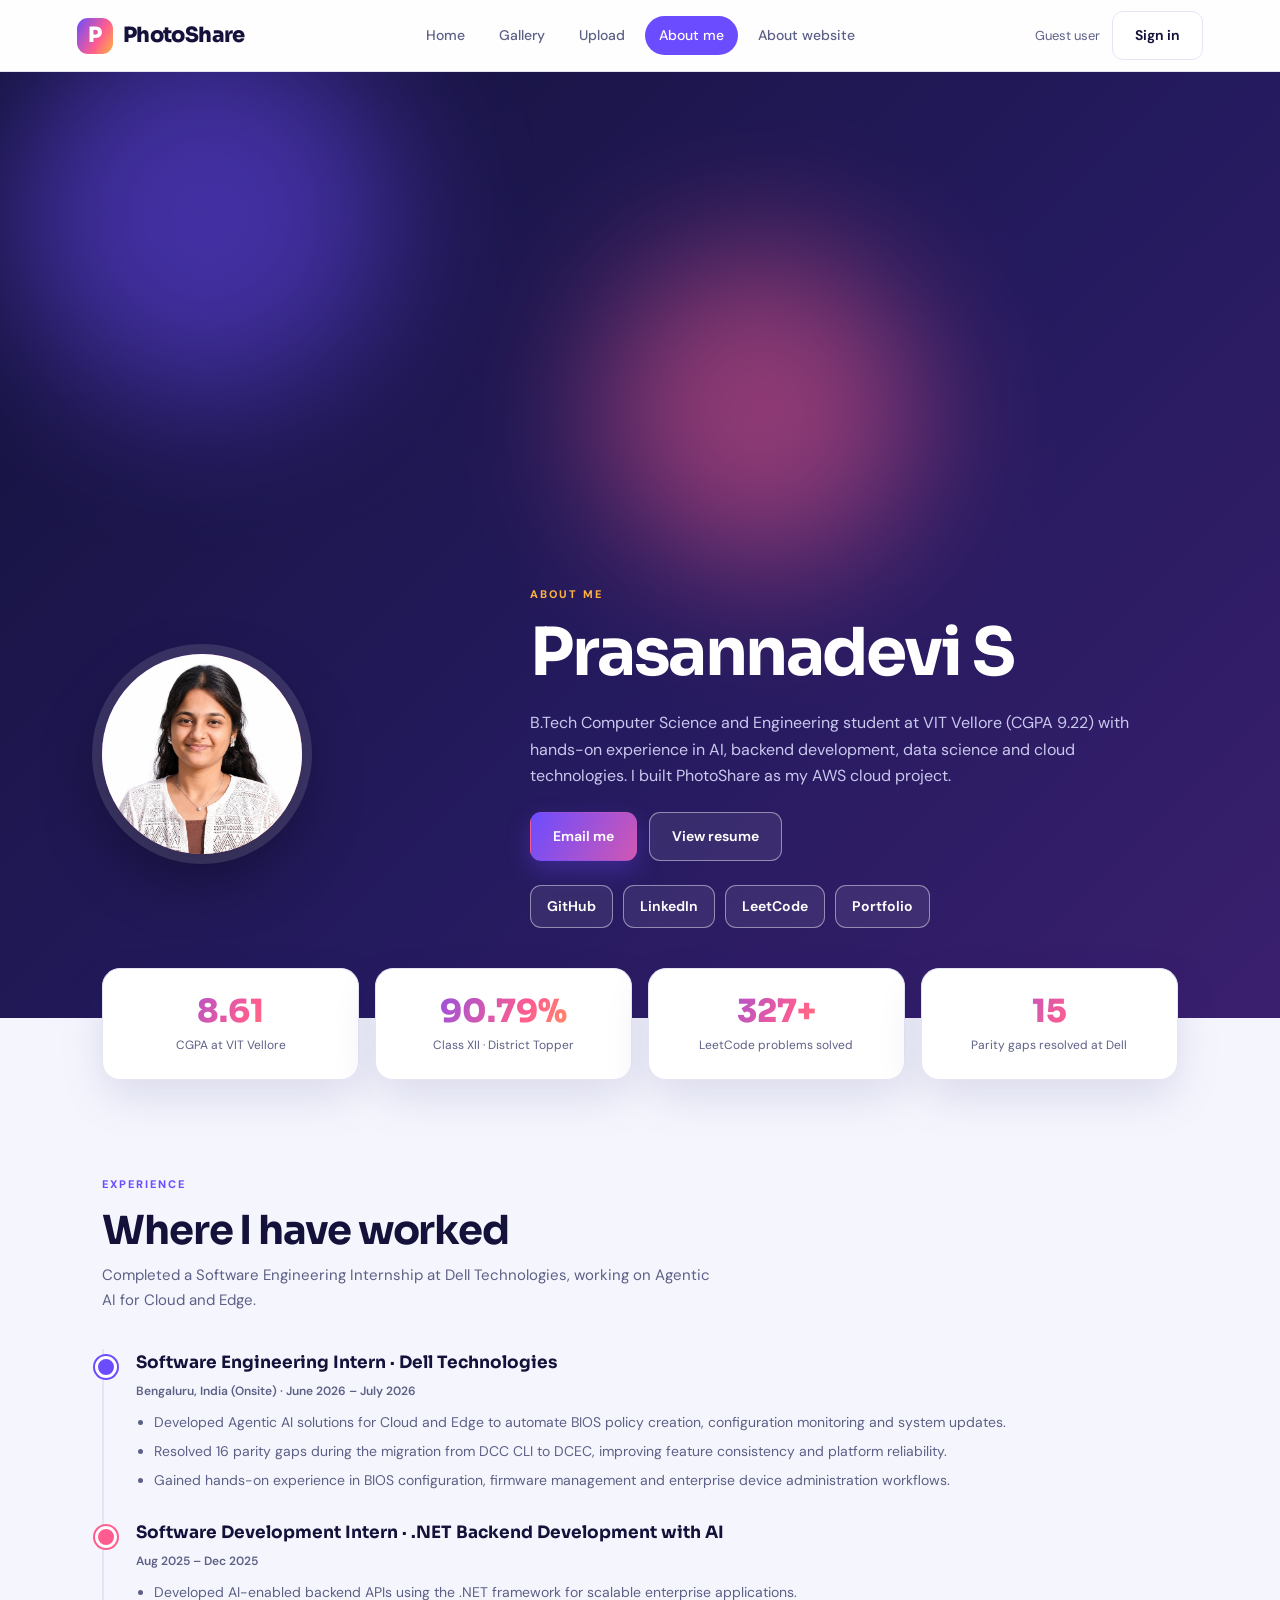
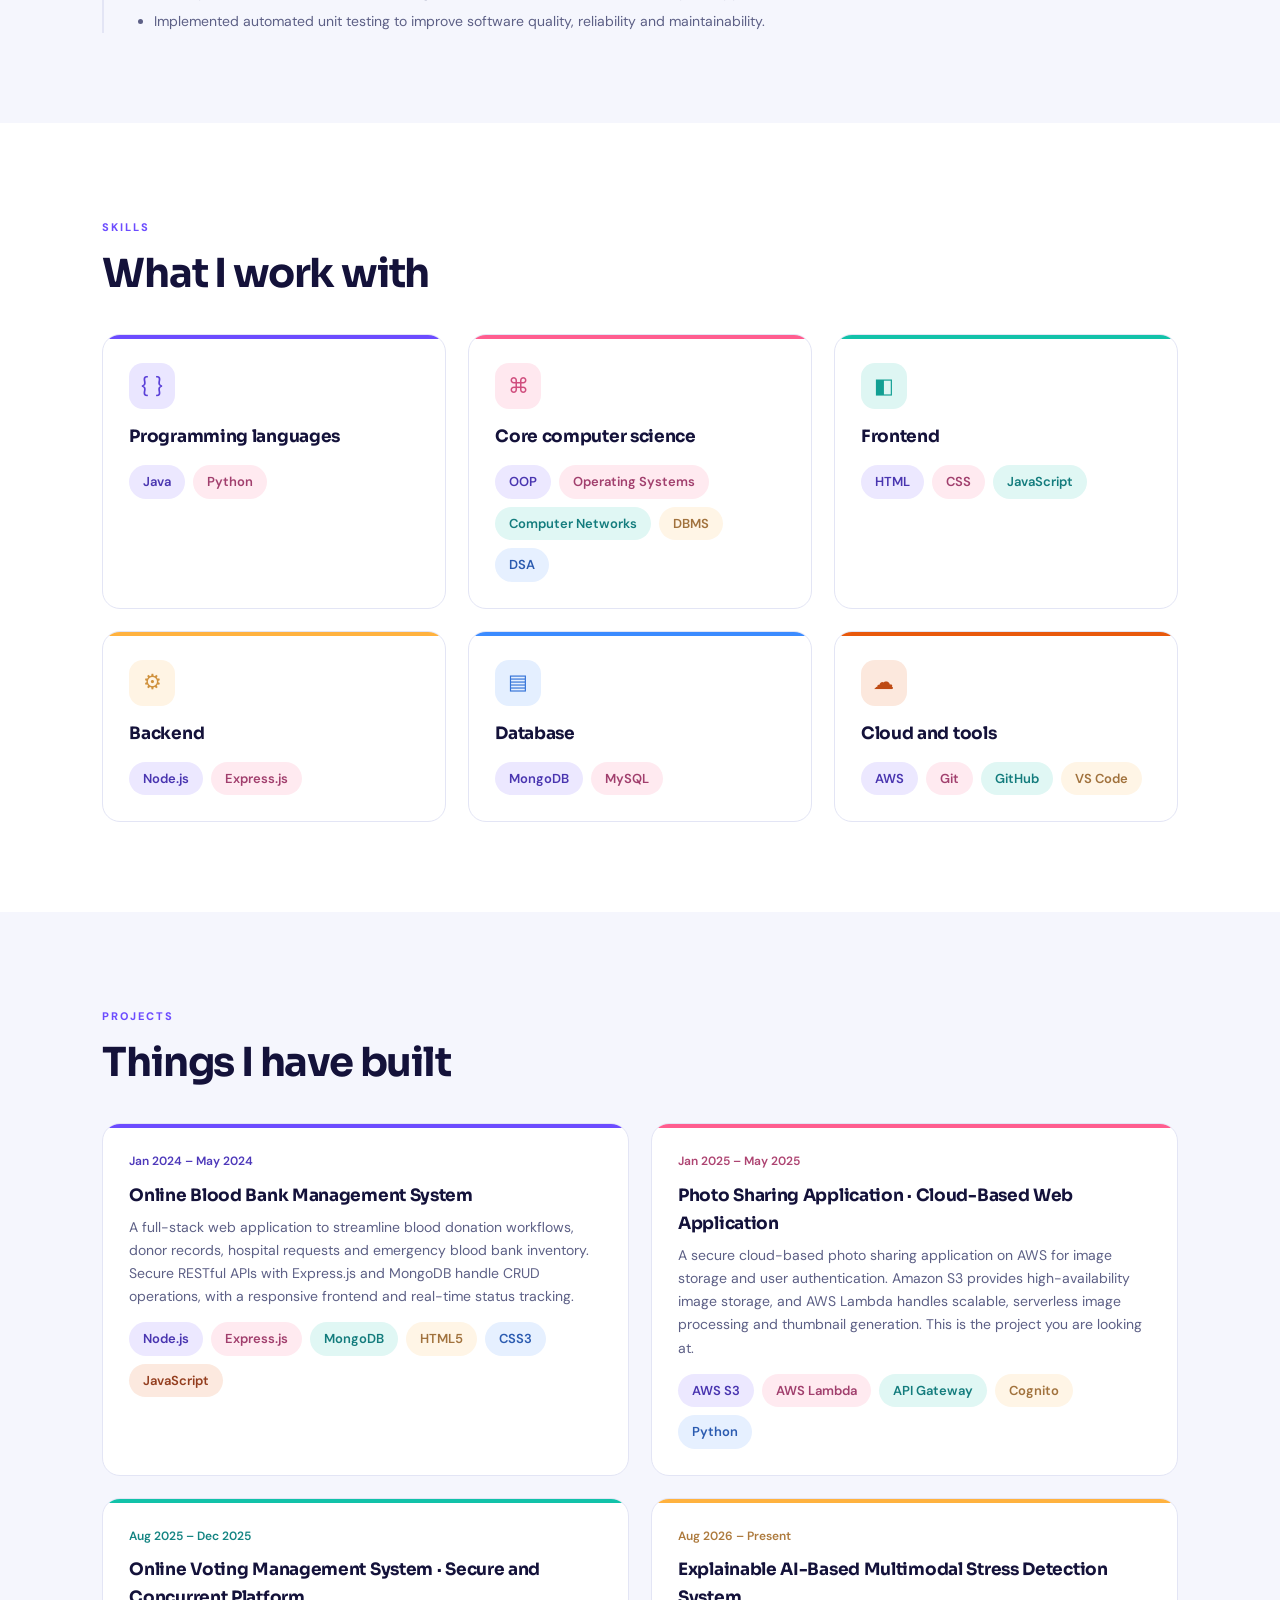
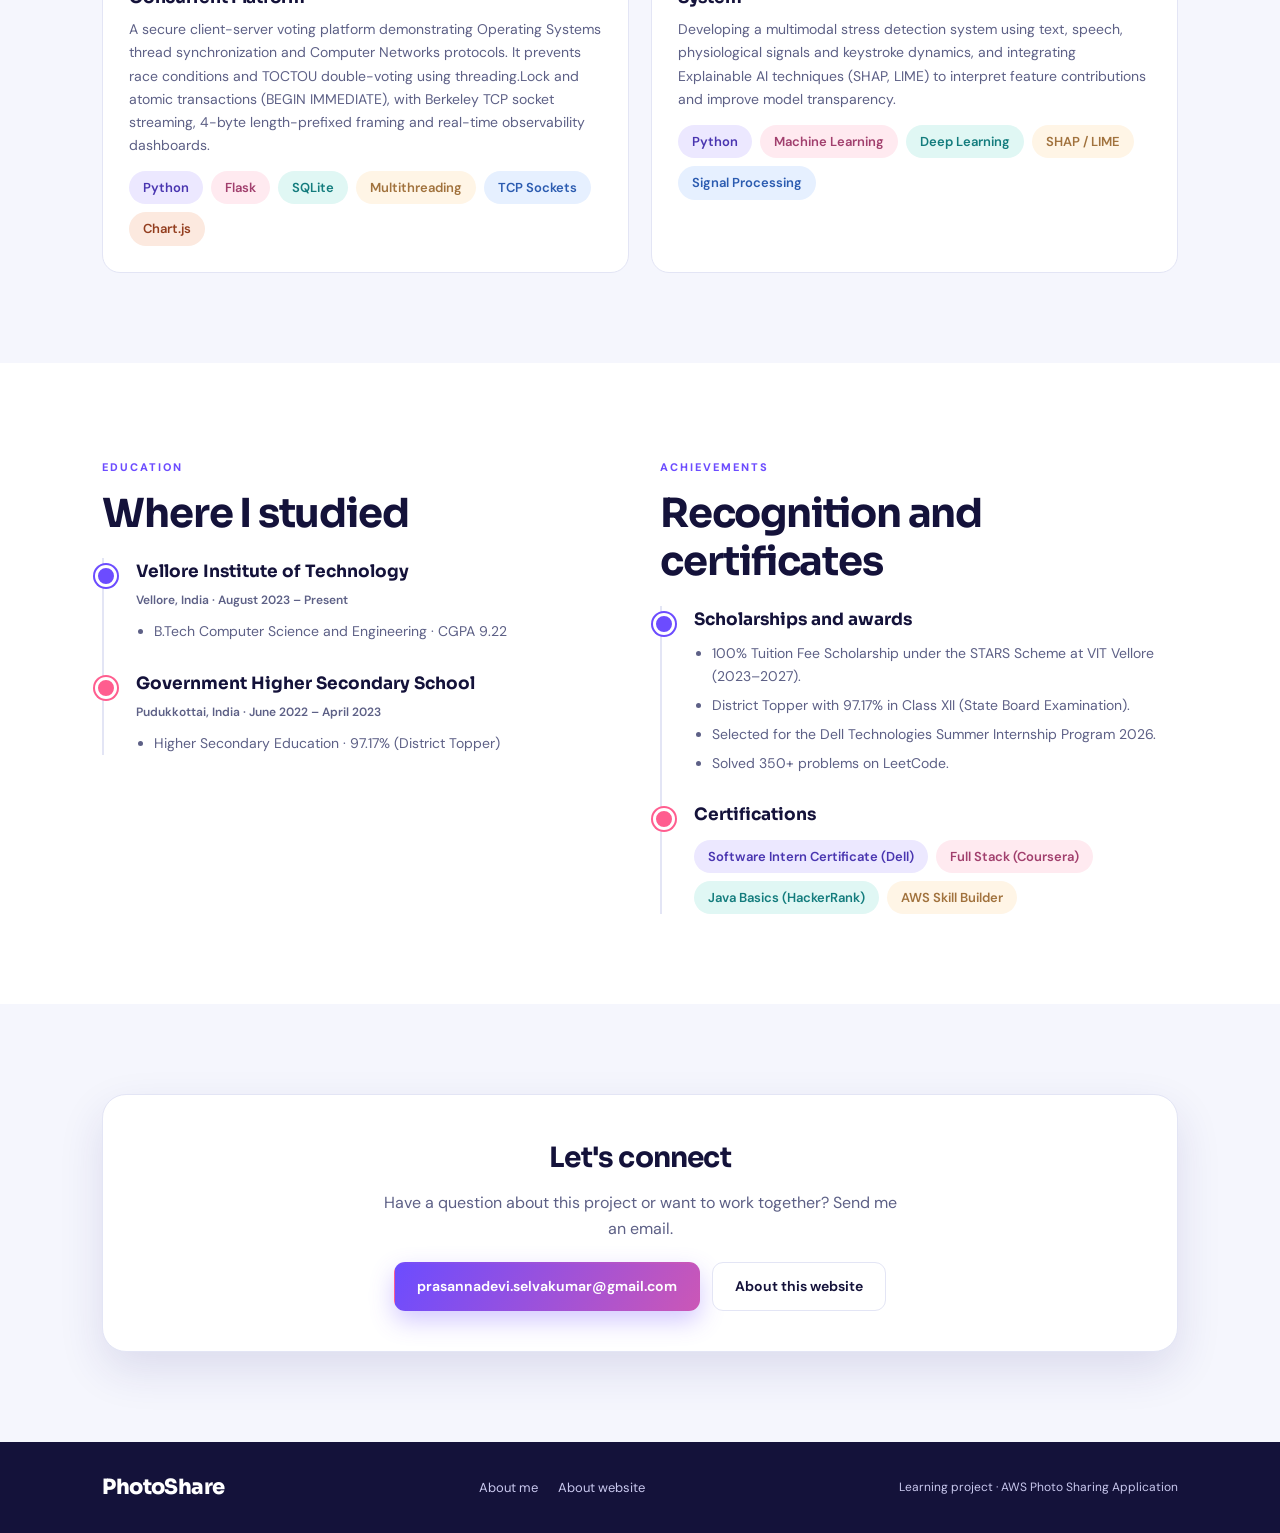
<file: about-me.html>
<!DOCTYPE html>
<html lang="en">
<head>
  <meta charset="UTF-8">
  <meta name="viewport" content="width=device-width, initial-scale=1.0">
  <title>About me | PhotoShare</title>
  <link rel="preconnect" href="https://fonts.googleapis.com">
  <link rel="preconnect" href="https://fonts.gstatic.com" crossorigin>
  <link href="https://fonts.googleapis.com/css2?family=DM+Sans:wght@400;500;600;700&family=Sora:wght@600;700;800&display=swap" rel="stylesheet">
  <link rel="stylesheet" href="style.css">
  <script>document.documentElement.classList.add("js");</script>
</head>
<body>
  <header class="topbar">
    <a class="brand" href="index.html#home">
      <span class="brand-icon">P</span> PhotoShare
    </a>
    <nav id="mainNav">
      <a href="index.html#home">Home</a>
      <a href="index.html#gallery">Gallery</a>
      <a href="index.html#upload">Upload</a>
      <a href="about-me.html">About me</a>
      <a href="about-website.html">About website</a>
      <a href="admin.html" id="adminLink" class="hidden">Admin</a>
    </nav>
    <div class="account">
      <span id="userLabel">Guest user</span>
      <button id="loginOpen" class="btn btn-light">Sign in</button>
      <button id="logoutBtn" class="btn btn-light hidden">Sign out</button>
    </div>
    <button class="menu-toggle" id="menuToggle" aria-label="Toggle menu" aria-expanded="false" aria-controls="mainNav">
      <span></span><span></span><span></span>
    </button>
  </header>

  <main>
    <section class="page-hero">
      <div class="blob b1"></div><div class="blob b2"></div>
      <div class="avatar">
        <span>PS</span>
        <img src="Prasanna_Devi.jpeg" alt="Portrait of Prasannadevi S" onerror="this.remove()">
      </div>
      <div class="intro">
        <span class="eyebrow">ABOUT ME</span>
        <h1>Prasannadevi S</h1>
        <p class="lead">B.Tech Computer Science and Engineering student at VIT Vellore (CGPA 9.22)
          with hands-on experience in AI, backend development, data science and cloud
          technologies. I built PhotoShare as my AWS cloud project.</p>
        <div class="hero-actions">
          <a href="mailto:prasannadevi.selvakumar@gmail.com" class="btn btn-primary">Email me</a>
          <a href="https://drive.google.com/file/d/1bGVpnDCysc-osPadfMl0ZBc3N4VnRumS/view?usp=sharing" class="btn btn-outline" target="_blank" rel="noopener">View resume</a>
        </div>
        <div class="social">
          <!-- Replace each # with your real profile link -->
          <a href="#" class="btn btn-outline">GitHub</a>
          <a href="#" class="btn btn-outline">LinkedIn</a>
          <a href="#" class="btn btn-outline">LeetCode</a>
          <a href="#" class="btn btn-outline">Portfolio</a>
        </div>
      </div>
    </section>

    <section class="facts">
      <div class="fact reveal"><strong data-count="9.22" data-decimals="2">9.22</strong><span>CGPA at VIT Vellore</span></div>
      <div class="fact reveal" style="--d:100ms"><strong data-count="97.17" data-decimals="2" data-suffix="%">97.17%</strong><span>Class XII · District Topper</span></div>
      <div class="fact reveal" style="--d:200ms"><strong data-count="350" data-suffix="+">350+</strong><span>LeetCode problems solved</span></div>
      <div class="fact reveal" style="--d:300ms"><strong data-count="16">16</strong><span>Parity gaps resolved at Dell</span></div>
    </section>

    <section class="section">
      <div class="section-heading reveal">
        <span class="eyebrow">EXPERIENCE</span>
        <h2>Where I have worked</h2>
        <p>Completed a Software Engineering Internship at Dell Technologies, working on Agentic AI for Cloud and Edge.</p>
      </div>
      <div class="timeline">
        <article class="t-item reveal">
          <h3>Software Engineering Intern · Dell Technologies</h3>
          <span class="meta">Bengaluru, India (Onsite) · June 2026 – July 2026</span>
          <ul>
            <li>Developed Agentic AI solutions for Cloud and Edge to automate BIOS policy creation, configuration monitoring and system updates.</li>
            <li>Resolved 16 parity gaps during the migration from DCC CLI to DCEC, improving feature consistency and platform reliability.</li>
            <li>Gained hands-on experience in BIOS configuration, firmware management and enterprise device administration workflows.</li>
          </ul>
        </article>
        <article class="t-item reveal">
          <h3>Software Development Intern · .NET Backend Development with AI</h3>
          <span class="meta">Aug 2025 – Dec 2025</span>
          <ul>
            <li>Developed AI-enabled backend APIs using the .NET framework for scalable enterprise applications.</li>
            <li>Implemented automated unit testing to improve software quality, reliability and maintainability.</li>
          </ul>
        </article>
      </div>
    </section>

    <section class="section alt">
      <div class="section-heading reveal">
        <span class="eyebrow">SKILLS</span>
        <h2>What I work with</h2>
      </div>
      <div class="cards">
        <div class="card reveal"><i class="ico">{ }</i><h3>Programming languages</h3>
          <div class="chips"><span class="chip">Java</span><span class="chip">Python</span></div></div>
        <div class="card reveal" style="--d:80ms"><i class="ico">⌘</i><h3>Core computer science</h3>
          <div class="chips"><span class="chip">OOP</span><span class="chip">Operating Systems</span><span class="chip">Computer Networks</span><span class="chip">DBMS</span><span class="chip">DSA</span></div></div>
        <div class="card reveal" style="--d:160ms"><i class="ico">◧</i><h3>Frontend</h3>
          <div class="chips"><span class="chip">HTML</span><span class="chip">CSS</span><span class="chip">JavaScript</span></div></div>
        <div class="card reveal"><i class="ico">⚙</i><h3>Backend</h3>
          <div class="chips"><span class="chip">Node.js</span><span class="chip">Express.js</span></div></div>
        <div class="card reveal" style="--d:80ms"><i class="ico">▤</i><h3>Database</h3>
          <div class="chips"><span class="chip">MongoDB</span><span class="chip">MySQL</span></div></div>
        <div class="card reveal" style="--d:160ms"><i class="ico">☁</i><h3>Cloud and tools</h3>
          <div class="chips"><span class="chip">AWS</span><span class="chip">Git</span><span class="chip">GitHub</span><span class="chip">VS Code</span></div></div>
      </div>
    </section>

    <section class="section">
      <div class="section-heading reveal">
        <span class="eyebrow">PROJECTS</span>
        <h2>Things I have built</h2>
      </div>
      <div class="cards two">
        <article class="card reveal">
          <span class="meta">Jan 2024 – May 2024</span>
          <h3>Online Blood Bank Management System</h3>
          <p>A full-stack web application to streamline blood donation workflows, donor records, hospital requests and emergency blood bank inventory. Secure RESTful APIs with Express.js and MongoDB handle CRUD operations, with a responsive frontend and real-time status tracking.</p>
          <div class="chips"><span class="chip">Node.js</span><span class="chip">Express.js</span><span class="chip">MongoDB</span><span class="chip">HTML5</span><span class="chip">CSS3</span><span class="chip">JavaScript</span></div>
        </article>
        <article class="card reveal" style="--d:100ms">
          <span class="meta">Jan 2025 – May 2025</span>
          <h3>Photo Sharing Application · Cloud-Based Web Application</h3>
          <p>A secure cloud-based photo sharing application on AWS for image storage and user authentication. Amazon S3 provides high-availability image storage, and AWS Lambda handles scalable, serverless image processing and thumbnail generation. This is the project you are looking at.</p>
          <div class="chips"><span class="chip">AWS S3</span><span class="chip">AWS Lambda</span><span class="chip">API Gateway</span><span class="chip">Cognito</span><span class="chip">Python</span></div>
        </article>
        <article class="card reveal">
          <span class="meta">Aug 2025 – Dec 2025</span>
          <h3>Online Voting Management System · Secure and Concurrent Platform</h3>
          <p>A secure client-server voting platform demonstrating Operating Systems thread synchronization and Computer Networks protocols. It prevents race conditions and TOCTOU double-voting using threading.Lock and atomic transactions (BEGIN IMMEDIATE), with Berkeley TCP socket streaming, 4-byte length-prefixed framing and real-time observability dashboards.</p>
          <div class="chips"><span class="chip">Python</span><span class="chip">Flask</span><span class="chip">SQLite</span><span class="chip">Multithreading</span><span class="chip">TCP Sockets</span><span class="chip">Chart.js</span></div>
        </article>
        <article class="card reveal" style="--d:100ms">
          <span class="meta">Aug 2026 – Present</span>
          <h3>Explainable AI-Based Multimodal Stress Detection System</h3>
          <p>Developing a multimodal stress detection system using text, speech, physiological signals and keystroke dynamics, and integrating Explainable AI techniques (SHAP, LIME) to interpret feature contributions and improve model transparency.</p>
          <div class="chips"><span class="chip">Python</span><span class="chip">Machine Learning</span><span class="chip">Deep Learning</span><span class="chip">SHAP / LIME</span><span class="chip">Signal Processing</span></div>
        </article>
      </div>
    </section>

    <section class="section alt">
      <div class="two-col">
        <div>
          <div class="section-heading reveal" style="margin-bottom:0">
            <span class="eyebrow">EDUCATION</span>
            <h2 class="sub-title">Where I studied</h2>
          </div>
          <div class="timeline">
            <article class="t-item reveal">
              <h3>Vellore Institute of Technology</h3>
              <span class="meta">Vellore, India · August 2023 – Present</span>
              <ul><li>B.Tech Computer Science and Engineering · CGPA 9.22</li></ul>
            </article>
            <article class="t-item reveal">
              <h3>Government Higher Secondary School</h3>
              <span class="meta">Pudukkottai, India · June 2022 – April 2023</span>
              <ul><li>Higher Secondary Education · 97.17% (District Topper)</li></ul>
            </article>
          </div>
        </div>
        <div>
          <div class="section-heading reveal" style="margin-bottom:0">
            <span class="eyebrow">ACHIEVEMENTS</span>
            <h2 class="sub-title">Recognition and certificates</h2>
          </div>
          <div class="timeline">
            <article class="t-item reveal">
              <h3>Scholarships and awards</h3>
              <ul>
                <li>100% Tuition Fee Scholarship under the STARS Scheme at VIT Vellore (2023–2027).</li>
                <li>District Topper with 97.17% in Class XII (State Board Examination).</li>
                <li>Selected for the Dell Technologies Summer Internship Program 2026.</li>
                <li>Solved 350+ problems on LeetCode.</li>
              </ul>
            </article>
            <article class="t-item reveal">
              <h3>Certifications</h3>
              <div class="chips" style="margin-top:10px">
                <span class="chip">Software Intern Certificate (Dell)</span>
                <span class="chip">Full Stack (Coursera)</span>
                <span class="chip">Java Basics (HackerRank)</span>
                <span class="chip">AWS Skill Builder</span>
              </div>
            </article>
          </div>
        </div>
      </div>
    </section>

    <section class="section">
      <div class="cta-band reveal" style="margin:0">
        <h2>Let's connect</h2>
        <p>Have a question about this project or want to work together? Send me an email.</p>
        <div class="hero-actions">
          <a href="mailto:prasannadevi.selvakumar@gmail.com" class="btn btn-primary">prasannadevi.selvakumar@gmail.com</a>
          <a href="about-website.html" class="btn btn-light">About this website</a>
        </div>
      </div>
    </section>
  </main>

  <footer>
    <a class="brand" href="index.html#home">PhotoShare</a>
    <div class="foot-links">
      <a href="about-me.html">About me</a>
      <a href="about-website.html">About website</a>
    </div>
    <span>Learning project · AWS Photo Sharing Application</span>
  </footer>

  <div id="toast" class="toast" role="status" aria-live="polite"></div>
  <script src="app.js"></script>
</body>
</html>
</file>
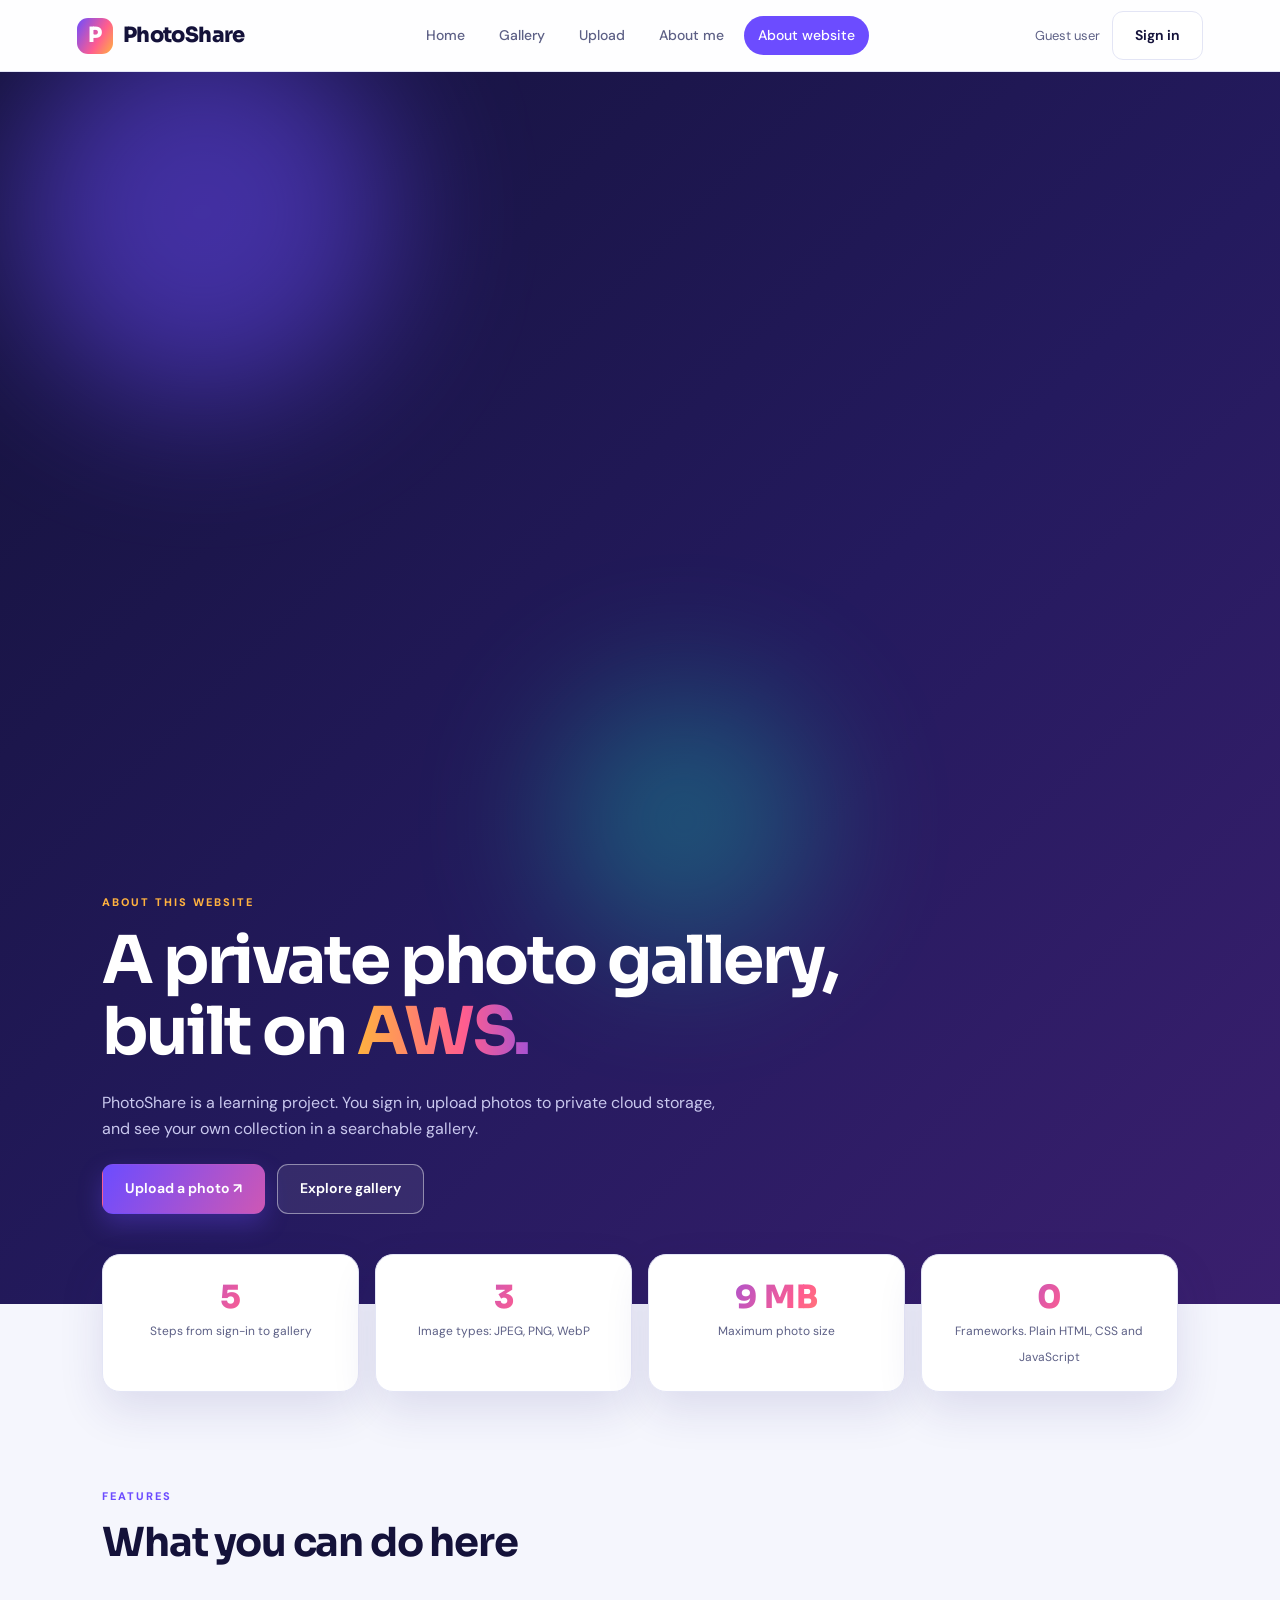
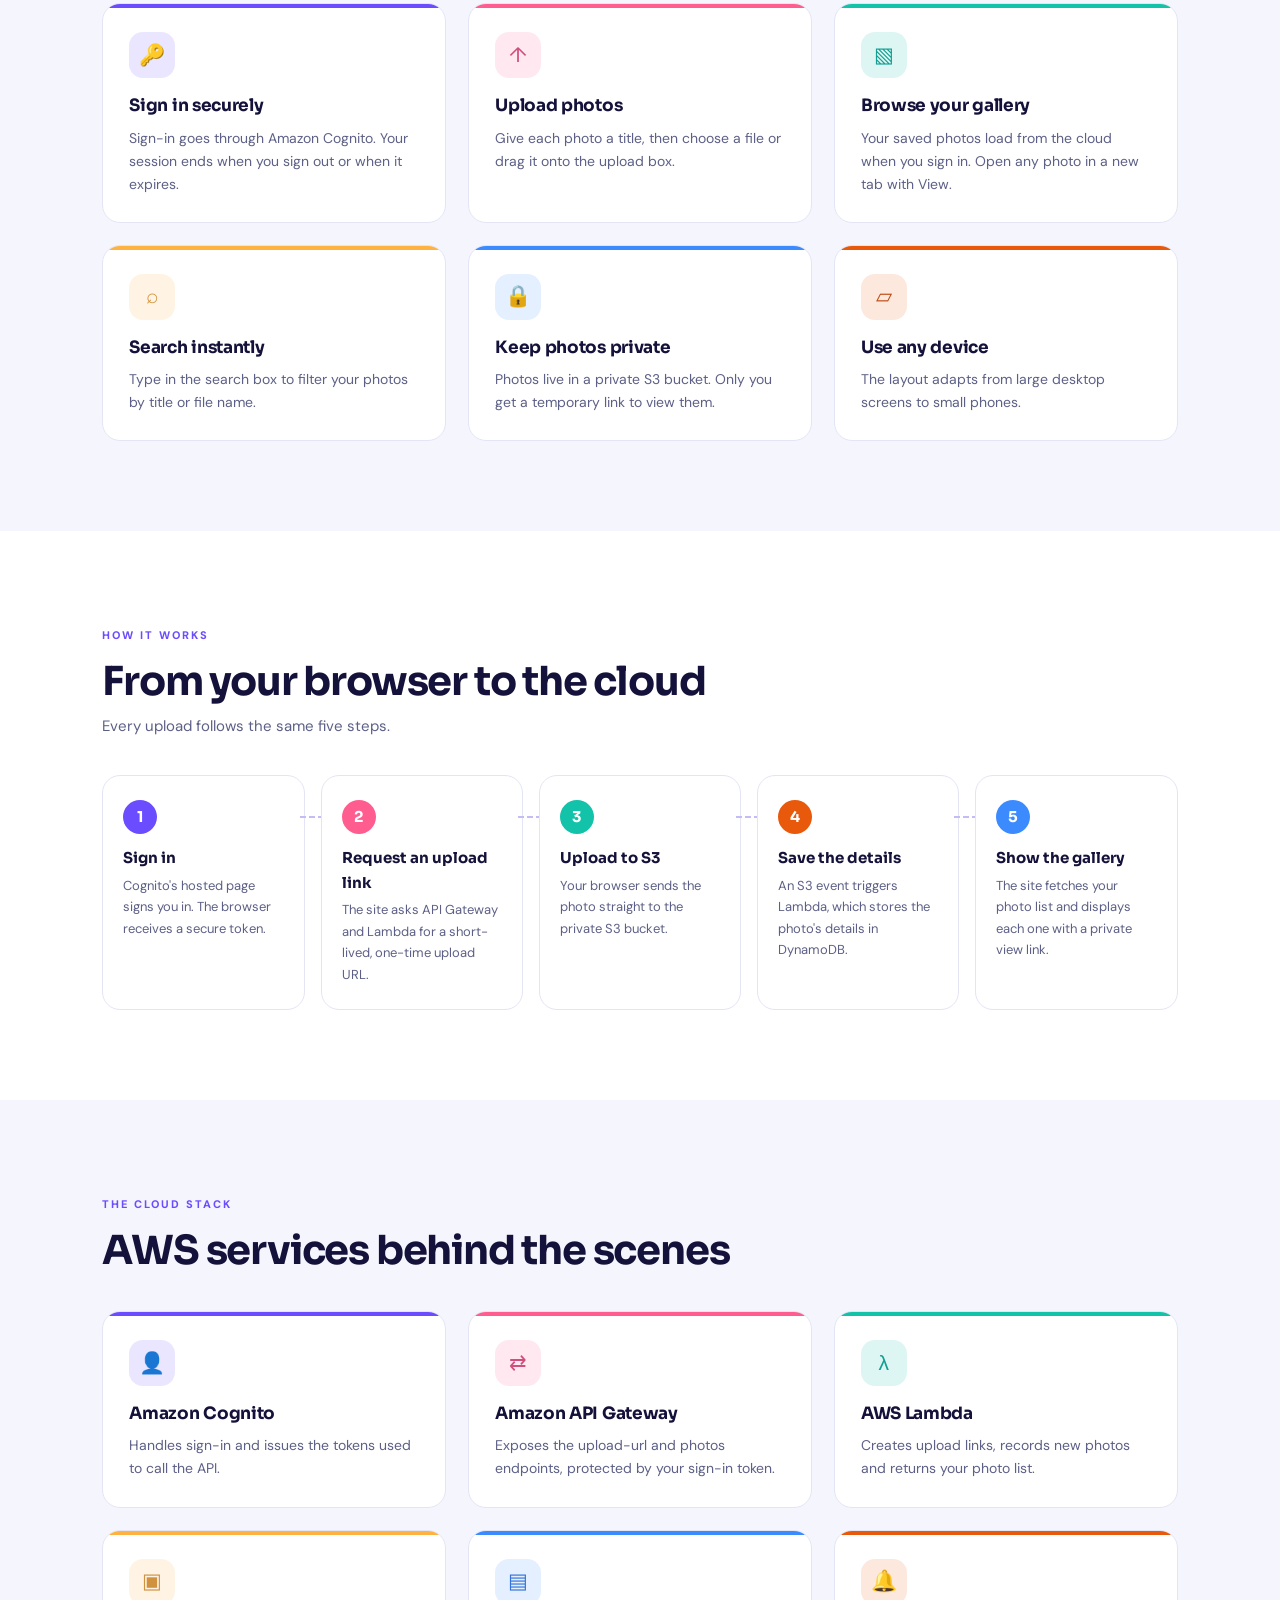
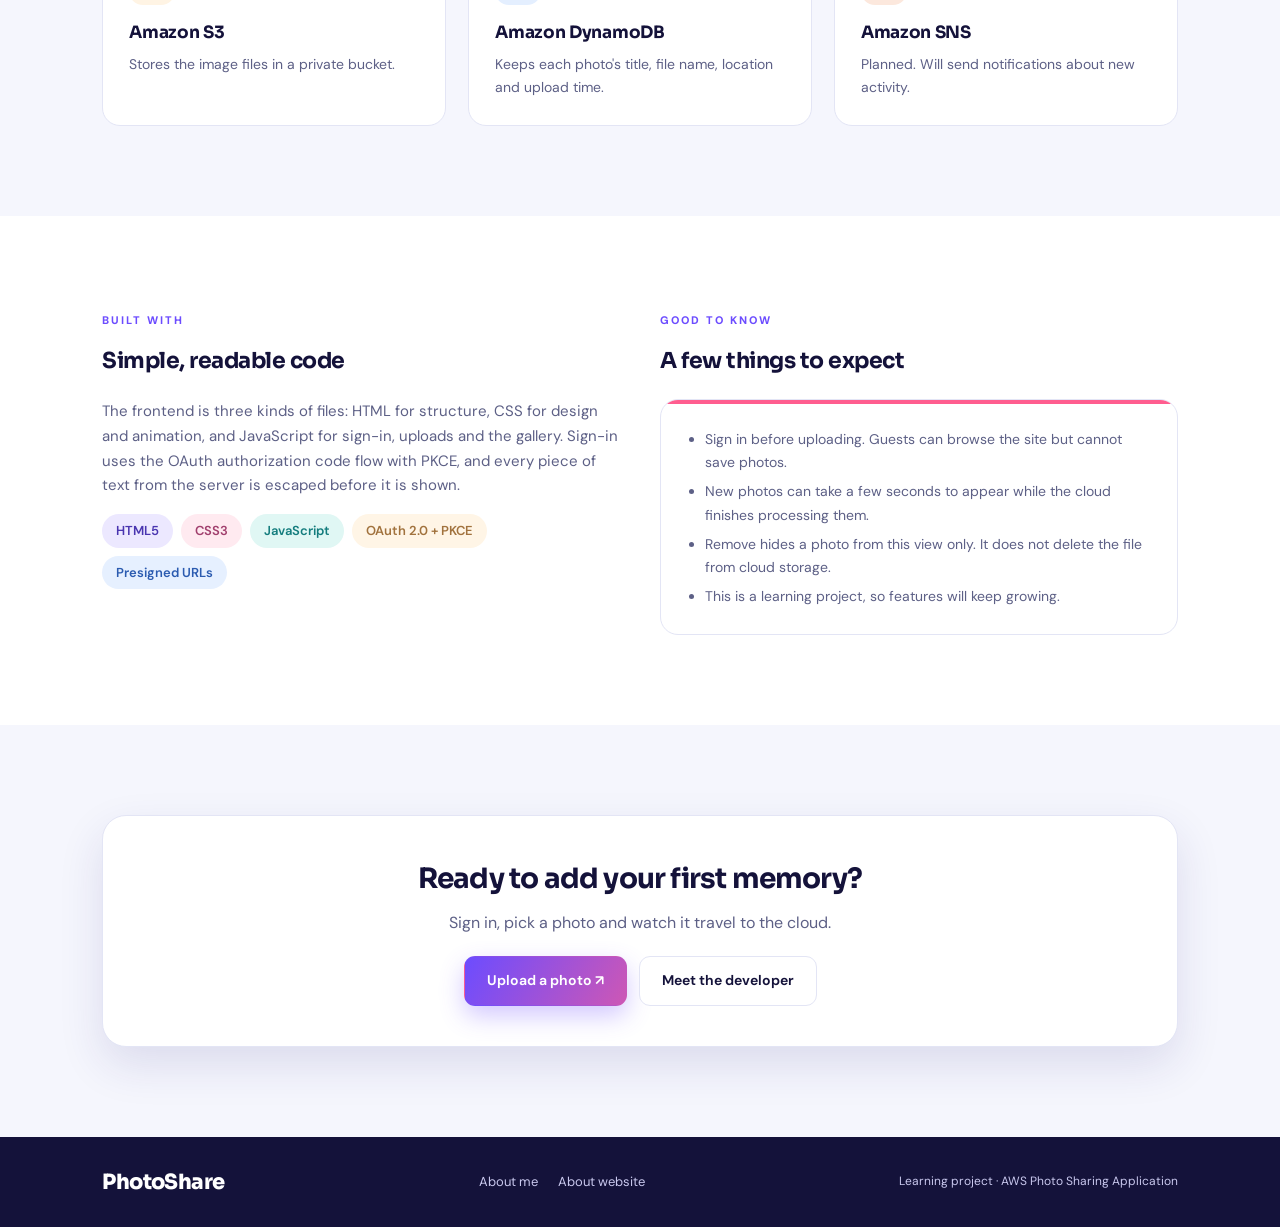
<file: about-website.html>
<!DOCTYPE html>
<html lang="en">
<head>
  <meta charset="UTF-8">
  <meta name="viewport" content="width=device-width, initial-scale=1.0">
  <title>About this website | PhotoShare</title>
  <link rel="preconnect" href="https://fonts.googleapis.com">
  <link rel="preconnect" href="https://fonts.gstatic.com" crossorigin>
  <link href="https://fonts.googleapis.com/css2?family=DM+Sans:wght@400;500;600;700&family=Sora:wght@600;700;800&display=swap" rel="stylesheet">
  <link rel="stylesheet" href="style.css">
  <script>document.documentElement.classList.add("js");</script>
</head>
<body>
  <header class="topbar">
    <a class="brand" href="index.html#home">
      <span class="brand-icon">P</span> PhotoShare
    </a>
    <nav id="mainNav">
      <a href="index.html#home">Home</a>
      <a href="index.html#gallery">Gallery</a>
      <a href="index.html#upload">Upload</a>
      <a href="about-me.html">About me</a>
      <a href="about-website.html">About website</a>
      <a href="admin.html" id="adminLink" class="hidden">Admin</a>
    </nav>
    <div class="account">
      <span id="userLabel">Guest user</span>
      <button id="loginOpen" class="btn btn-light">Sign in</button>
      <button id="logoutBtn" class="btn btn-light hidden">Sign out</button>
    </div>
    <button class="menu-toggle" id="menuToggle" aria-label="Toggle menu" aria-expanded="false" aria-controls="mainNav">
      <span></span><span></span><span></span>
    </button>
  </header>

  <main>
    <section class="page-hero solo">
      <div class="blob b1"></div><div class="blob b3"></div>
      <div class="intro">
        <span class="eyebrow">ABOUT THIS WEBSITE</span>
        <h1>A private photo gallery,<br>built on <span class="grad-text">AWS.</span></h1>
        <p class="lead">PhotoShare is a learning project. You sign in, upload photos to private cloud storage,
          and see your own collection in a searchable gallery.</p>
        <div class="hero-actions">
          <a href="index.html#upload" class="btn btn-primary">Upload a photo ↗</a>
          <a href="index.html#gallery" class="btn btn-outline">Explore gallery</a>
        </div>
      </div>
    </section>

    <section class="facts">
      <div class="fact reveal"><strong>5</strong><span>Steps from sign-in to gallery</span></div>
      <div class="fact reveal" style="--d:100ms"><strong>3</strong><span>Image types: JPEG, PNG, WebP</span></div>
      <div class="fact reveal" style="--d:200ms"><strong data-count="10" data-suffix=" MB">10 MB</strong><span>Maximum photo size</span></div>
      <div class="fact reveal" style="--d:300ms"><strong>0</strong><span>Frameworks. Plain HTML, CSS and JavaScript</span></div>
    </section>

    <section class="section">
      <div class="section-heading reveal">
        <span class="eyebrow">FEATURES</span>
        <h2>What you can do here</h2>
      </div>
      <div class="cards">
        <div class="card reveal"><i class="ico">🔑</i><h3>Sign in securely</h3>
          <p>Sign-in goes through Amazon Cognito. Your session ends when you sign out or when it expires.</p></div>
        <div class="card reveal" style="--d:80ms"><i class="ico">↑</i><h3>Upload photos</h3>
          <p>Give each photo a title, then choose a file or drag it onto the upload box.</p></div>
        <div class="card reveal" style="--d:160ms"><i class="ico">▧</i><h3>Browse your gallery</h3>
          <p>Your saved photos load from the cloud when you sign in. Open any photo in a new tab with View.</p></div>
        <div class="card reveal"><i class="ico">⌕</i><h3>Search instantly</h3>
          <p>Type in the search box to filter your photos by title or file name.</p></div>
        <div class="card reveal" style="--d:80ms"><i class="ico">🔒</i><h3>Keep photos private</h3>
          <p>Photos live in a private S3 bucket. Only you get a temporary link to view them.</p></div>
        <div class="card reveal" style="--d:160ms"><i class="ico">▱</i><h3>Use any device</h3>
          <p>The layout adapts from large desktop screens to small phones.</p></div>
      </div>
    </section>

    <section class="section alt">
      <div class="section-heading reveal">
        <span class="eyebrow">HOW IT WORKS</span>
        <h2>From your browser to the cloud</h2>
        <p>Every upload follows the same five steps.</p>
      </div>
      <div class="flow">
        <div class="step reveal"><h3>Sign in</h3><p>Cognito's hosted page signs you in. The browser receives a secure token.</p></div>
        <div class="step reveal" style="--d:100ms"><h3>Request an upload link</h3><p>The site asks API Gateway and Lambda for a short-lived, one-time upload URL.</p></div>
        <div class="step reveal" style="--d:200ms"><h3>Upload to S3</h3><p>Your browser sends the photo straight to the private S3 bucket.</p></div>
        <div class="step reveal" style="--d:300ms"><h3>Save the details</h3><p>An S3 event triggers Lambda, which stores the photo's details in DynamoDB.</p></div>
        <div class="step reveal" style="--d:400ms"><h3>Show the gallery</h3><p>The site fetches your photo list and displays each one with a private view link.</p></div>
      </div>
    </section>

    <section class="section">
      <div class="section-heading reveal">
        <span class="eyebrow">THE CLOUD STACK</span>
        <h2>AWS services behind the scenes</h2>
      </div>
      <div class="cards">
        <div class="card reveal"><i class="ico">👤</i><h3>Amazon Cognito</h3><p>Handles sign-in and issues the tokens used to call the API.</p></div>
        <div class="card reveal" style="--d:80ms"><i class="ico">⇄</i><h3>Amazon API Gateway</h3><p>Exposes the upload-url and photos endpoints, protected by your sign-in token.</p></div>
        <div class="card reveal" style="--d:160ms"><i class="ico">λ</i><h3>AWS Lambda</h3><p>Creates upload links, records new photos and returns your photo list.</p></div>
        <div class="card reveal"><i class="ico">▣</i><h3>Amazon S3</h3><p>Stores the image files in a private bucket.</p></div>
        <div class="card reveal" style="--d:80ms"><i class="ico">▤</i><h3>Amazon DynamoDB</h3><p>Keeps each photo's title, file name, location and upload time.</p></div>
        <div class="card reveal" style="--d:160ms"><i class="ico">🔔</i><h3>Amazon SNS</h3><p>Planned. Will send notifications about new activity.</p></div>
      </div>
    </section>

    <section class="section alt">
      <div class="two-col">
        <div class="reveal">
          <span class="eyebrow">BUILT WITH</span>
          <h2 class="sub-title">Simple, readable code</h2>
          <p style="color:var(--muted);font-size:15px;margin-bottom:16px">The frontend is three kinds of files: HTML for structure, CSS for design and animation, and JavaScript for sign-in, uploads and the gallery. Sign-in uses the OAuth authorization code flow with PKCE, and every piece of text from the server is escaped before it is shown.</p>
          <div class="chips"><span class="chip">HTML5</span><span class="chip">CSS3</span><span class="chip">JavaScript</span><span class="chip">OAuth 2.0 + PKCE</span><span class="chip">Presigned URLs</span></div>
        </div>
        <div class="reveal" style="--d:120ms">
          <span class="eyebrow">GOOD TO KNOW</span>
          <h2 class="sub-title">A few things to expect</h2>
          <div class="card" style="--c:var(--pink)">
            <ul style="margin-top:0">
              <li>Sign in before uploading. Guests can browse the site but cannot save photos.</li>
              <li>New photos can take a few seconds to appear while the cloud finishes processing them.</li>
              <li>Remove hides a photo from this view only. It does not delete the file from cloud storage.</li>
              <li>This is a learning project, so features will keep growing.</li>
            </ul>
          </div>
        </div>
      </div>
    </section>

    <section class="section">
      <div class="cta-band reveal" style="margin:0">
        <h2>Ready to add your first memory?</h2>
        <p>Sign in, pick a photo and watch it travel to the cloud.</p>
        <div class="hero-actions">
          <a href="index.html#upload" class="btn btn-primary">Upload a photo ↗</a>
          <a href="about-me.html" class="btn btn-light">Meet the developer</a>
        </div>
      </div>
    </section>
  </main>

  <footer>
    <a class="brand" href="index.html#home">PhotoShare</a>
    <div class="foot-links">
      <a href="about-me.html">About me</a>
      <a href="about-website.html">About website</a>
    </div>
    <span>Learning project · AWS Photo Sharing Application</span>
  </footer>

  <div id="toast" class="toast" role="status" aria-live="polite"></div>
  <script src="app.js"></script>
</body>
</html>
</file>
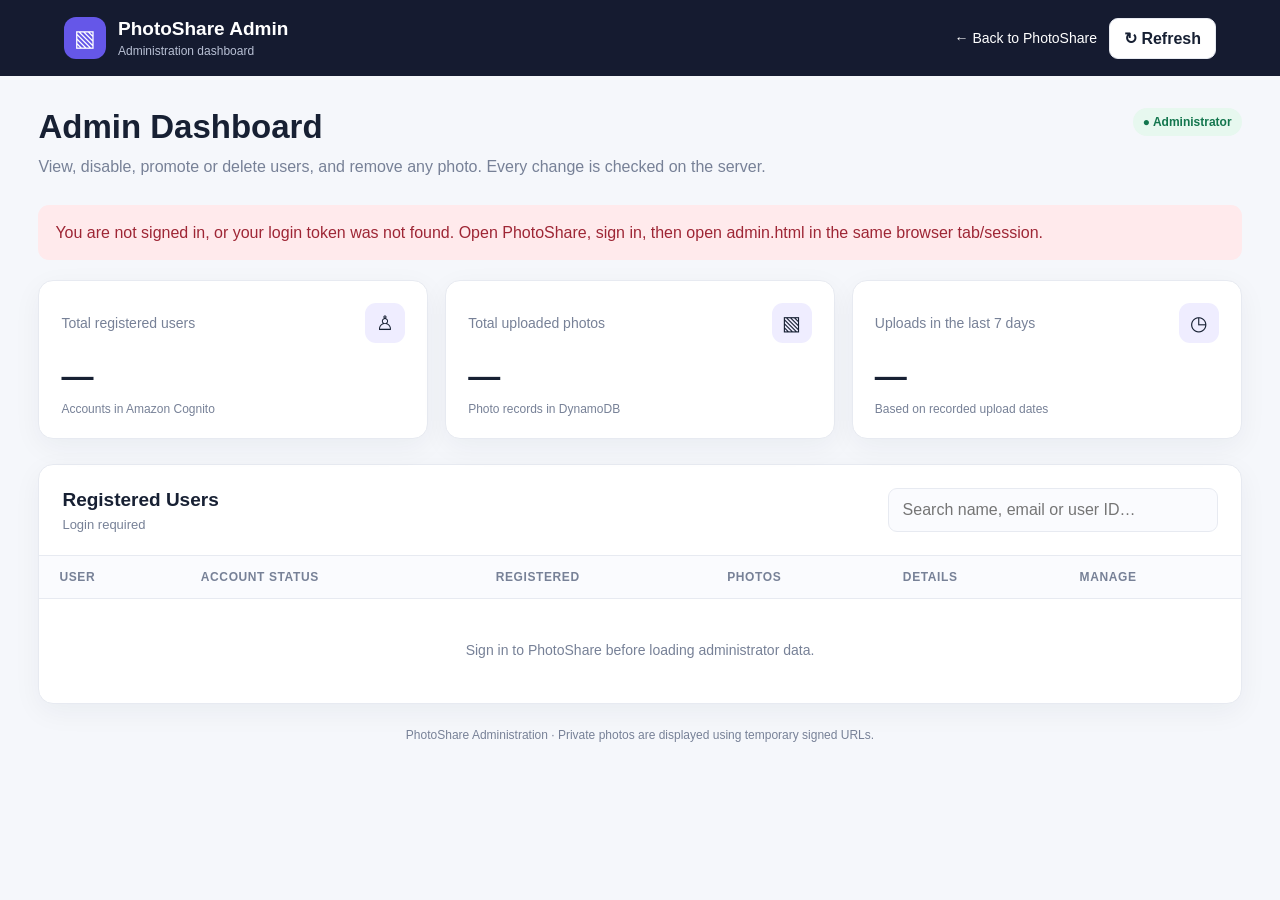
<file: admin.html>
<!DOCTYPE html>
<html lang="en">
<head>
  <meta charset="UTF-8">
  <meta name="viewport" content="width=device-width, initial-scale=1.0">
  <meta name="theme-color" content="#111827">
  <title>PhotoShare | Admin Dashboard</title>

  <style>
    :root {
      --bg: #f5f7fb;
      --surface: #fff;
      --text: #172033;
      --muted: #778197;
      --primary: #6557e8;
      --primary-light: #efedff;
      --border: #e7eaf1;
      --green: #13875d;
      --red: #c83d4b;
      --shadow: 0 8px 28px rgba(26, 36, 66, .05);
    }

    * { box-sizing: border-box; }

    body {
      margin: 0;
      background: var(--bg);
      color: var(--text);
      font-family: Inter, -apple-system, BlinkMacSystemFont,
        "Segoe UI", Arial, sans-serif;
    }

    button, input { font: inherit; }
    button { cursor: pointer; }
    button:disabled { opacity: .6; cursor: wait; }

    .topbar {
      background: #151b30;
      color: white;
      padding: 17px 5%;
      display: flex;
      align-items: center;
      justify-content: space-between;
      gap: 18px;
      flex-wrap: wrap;
    }

    .brand, .top-actions, .stat-top, .page-heading,
    .panel-heading, .user-info, .details-title {
      display: flex;
      align-items: center;
      gap: 12px;
    }

    .brand-icon {
      width: 42px;
      height: 42px;
      display: grid;
      place-items: center;
      background: var(--primary);
      border-radius: 12px;
      font-size: 23px;
    }

    .brand h2 { font-size: 19px; margin: 0; }
    .brand p { margin: 4px 0 0; color: #b9c1d5; font-size: 12px; }
    .top-actions { flex-wrap: wrap; }
    .top-actions a { color: white; text-decoration: none; font-size: 14px; }

    .btn {
      border: 1px solid var(--border);
      background: white;
      color: var(--text);
      border-radius: 9px;
      padding: 10px 14px;
      font-weight: 600;
    }

    .btn.primary { background: var(--primary); color: white; border-color: var(--primary); }
    .btn.small { padding: 6px 10px; font-size: 12px; border-radius: 8px; }
    .btn.danger { color: #b52f42; border-color: #f3c3c9; background: #fff5f6; }
    .btn.danger:hover:not(:disabled) { background: var(--red); color: white; }

    main { width: min(1220px, 94%); margin: 32px auto 60px; }
    .page-heading { justify-content: space-between; align-items: flex-start; flex-wrap: wrap; margin-bottom: 25px; }
    h1 { font-size: clamp(25px, 4vw, 33px); margin: 0; }
    .subtitle { color: var(--muted); margin: 8px 0 0; line-height: 1.6; }

    .admin-badge, .pill, .photo-count {
      display: inline-block;
      padding: 7px 10px;
      border-radius: 20px;
      font-size: 12px;
      font-weight: 700;
    }

    .admin-badge, .pill { background: #e7f8ef; color: #13764e; }
    .pill.disabled { background: #ffeaec; color: #b52f42; }
    .pill.admin { background: var(--primary-light); color: #5144c6; }
    .photo-count { background: var(--primary-light); color: #5546ce; border-radius: 8px; }

    .stats { display: grid; grid-template-columns: repeat(3, minmax(0, 1fr)); gap: 17px; margin-bottom: 25px; }
    .stat, .panel { background: var(--surface); border: 1px solid var(--border); border-radius: 15px; box-shadow: var(--shadow); }
    .stat { padding: 22px; }
    .stat-top { justify-content: space-between; }
    .stat-label, .stat-note { color: var(--muted); }
    .stat-label { font-size: 14px; }
    .stat-icon { display: grid; place-items: center; width: 40px; height: 40px; border-radius: 11px; background: var(--primary-light); font-size: 20px; }
    .stat-value { font-size: 32px; font-weight: 750; margin-top: 15px; letter-spacing: -1px; }
    .stat-note { font-size: 12px; margin-top: 7px; }

    .panel { overflow: hidden; }
    .panel-heading { padding: 23px; justify-content: space-between; flex-wrap: wrap; border-bottom: 1px solid var(--border); }
    .panel-heading h2 { font-size: 19px; margin: 0; }
    .panel-heading p { margin: 6px 0 0; color: var(--muted); font-size: 13px; }

    .search { width: min(330px, 100%); border: 1px solid var(--border); background: #fafbfe; padding: 12px 14px; border-radius: 9px; outline: none; }
    .search:focus { border-color: var(--primary); box-shadow: 0 0 0 3px #6557e81a; }

    .table-wrap { overflow-x: auto; }
    table { width: 100%; border-collapse: collapse; text-align: left; min-width: 720px; }
    th { padding: 14px 20px; color: var(--muted); background: #fafbfe; font-size: 12px; text-transform: uppercase; letter-spacing: .6px; }
    td { padding: 17px 20px; border-top: 1px solid var(--border); font-size: 14px; vertical-align: middle; }

    .user-row { cursor: pointer; transition: background .15s; }
    .user-row:hover { background: #fafaff; }
    .user-row:focus-visible { outline: 2px solid var(--primary); outline-offset: -2px; }
    .user-info { min-width: 230px; }
    .avatar { width: 43px; height: 43px; border-radius: 13px; display: grid; place-items: center; flex-shrink: 0; background: var(--primary-light); color: #5144c6; font-weight: 800; font-size: 17px; }
    .user-name { font-weight: 700; margin-bottom: 5px; }
    .user-email, .muted { color: var(--muted); }
    .user-email { font-size: 12px; overflow-wrap: anywhere; }
    .row-actions { display: flex; gap: 6px; flex-wrap: wrap; align-items: center; min-width: 210px; }
    .expand-icon { display: inline-block; font-size: 18px; transition: transform .2s; }
    .user-row[aria-expanded="true"] .expand-icon { transform: rotate(180deg); }
    .details-row[hidden] { display: none; }
    .details-row td { padding: 0; background: #fafbff; }
    .details-content { padding: 24px; }
    .details-title { justify-content: space-between; flex-wrap: wrap; margin-bottom: 18px; }
    .details-title h3 { font-size: 16px; margin: 0; }
    .details-title p { margin: 6px 0 0; color: var(--muted); font-size: 12px; }

    .photo-grid { display: grid; grid-template-columns: repeat(auto-fill, minmax(205px, 1fr)); gap: 16px; }
    .photo-card { min-width: 0; background: white; border: 1px solid var(--border); border-radius: 12px; overflow: hidden; }
    .photo-preview { height: 175px; background: #eef0f7; display: grid; place-items: center; overflow: hidden; color: var(--muted); font-size: 13px; }
    .photo-preview img { width: 100%; height: 100%; object-fit: cover; display: block; }
    .photo-meta { padding: 13px; }
    .photo-title { font-weight: 700; font-size: 13px; overflow-wrap: anywhere; line-height: 1.5; }
    .photo-date, .photo-id { color: var(--muted); font-size: 12px; margin-top: 9px; line-height: 1.5; overflow-wrap: anywhere; }
    .photo-meta .btn { margin-top: 10px; width: 100%; }

    .empty { padding: 40px 20px; text-align: center; color: var(--muted); line-height: 1.7; }
    .empty strong { color: var(--text); display: block; margin-bottom: 6px; }
    .message { display: none; margin-bottom: 20px; border-radius: 11px; padding: 15px 17px; line-height: 1.6; overflow-wrap: anywhere; }
    .message.error { display: block; color: #9e2635; background: #ffeaec; }
    .message.info { display: block; color: #334b8d; background: #edf2ff; }
    .message.success { display: block; color: #116844; background: #e7f8ef; }
    .footer { text-align: center; padding: 24px 0; color: var(--muted); font-size: 12px; }

    @media (max-width: 700px) {
      main { margin-top: 23px; }
      .stats { grid-template-columns: 1fr; gap: 12px; }
      .stat { padding: 17px; }
      .stat-value { font-size: 27px; }
      .panel-heading { padding: 18px; }
      .details-content { padding: 15px; }
      .photo-grid { grid-template-columns: repeat(2, minmax(0, 1fr)); gap: 10px; }
      .photo-preview { height: 130px; }
    }

    @media (max-width: 390px) {
      .photo-grid { grid-template-columns: 1fr; }
    }
  </style>
</head>

<body>
  <header class="topbar">
    <div class="brand">
      <div class="brand-icon" aria-hidden="true">▧</div>
      <div>
        <h2>PhotoShare Admin</h2>
        <p>Administration dashboard</p>
      </div>
    </div>
    <div class="top-actions">
      <a href="index.html">← Back to PhotoShare</a>
      <button class="btn" id="refreshButton" type="button">↻ Refresh</button>
    </div>
  </header>

  <main>
    <section class="page-heading">
      <div>
        <h1>Admin Dashboard</h1>
        <p class="subtitle">View, disable, promote or delete users, and remove any photo. Every change is checked on the server.</p>
      </div>
      <span class="admin-badge">● Administrator</span>
    </section>

    <div id="message" class="message" role="status" aria-live="polite"></div>

    <section class="stats" aria-label="Dashboard statistics">
      <article class="stat">
        <div class="stat-top"><span class="stat-label">Total registered users</span><span class="stat-icon">♙</span></div>
        <div class="stat-value" id="totalUsers">—</div>
        <div class="stat-note">Accounts in Amazon Cognito</div>
      </article>
      <article class="stat">
        <div class="stat-top"><span class="stat-label">Total uploaded photos</span><span class="stat-icon">▧</span></div>
        <div class="stat-value" id="totalPhotos">—</div>
        <div class="stat-note">Photo records in DynamoDB</div>
      </article>
      <article class="stat">
        <div class="stat-top"><span class="stat-label">Uploads in the last 7 days</span><span class="stat-icon">◷</span></div>
        <div class="stat-value" id="recentUploads">—</div>
        <div class="stat-note">Based on recorded upload dates</div>
      </article>
    </section>

    <section class="panel">
      <div class="panel-heading">
        <div>
          <h2>Registered Users</h2>
          <p id="userSummary">Loading user information…</p>
        </div>
        <input id="searchInput" class="search" type="search"
          placeholder="Search name, email or user ID…" aria-label="Search users">
      </div>

      <div class="table-wrap">
        <table>
          <thead>
            <tr>
              <th>User</th><th>Account status</th><th>Registered</th>
              <th>Photos</th><th>Details</th><th>Manage</th>
            </tr>
          </thead>
          <tbody id="usersTable">
            <tr><td colspan="6" class="empty">Loading users from AWS…</td></tr>
          </tbody>
        </table>
      </div>
      <div id="noUsers" class="empty" hidden>
        <strong>No matching users</strong>Try another search.
      </div>
    </section>

    <div class="footer">
      PhotoShare Administration · Private photos are displayed using temporary signed URLs.
    </div>
  </main>

  <script>
    "use strict";

    const API_BASE = "https://aayqmlpqj9.execute-api.ap-southeast-2.amazonaws.com";
    const TOKENS_KEY = "photoshare_cognito_tokens";

    const elements = {
      message: document.getElementById("message"),
      totalUsers: document.getElementById("totalUsers"),
      totalPhotos: document.getElementById("totalPhotos"),
      recentUploads: document.getElementById("recentUploads"),
      usersTable: document.getElementById("usersTable"),
      userSummary: document.getElementById("userSummary"),
      searchInput: document.getElementById("searchInput"),
      noUsers: document.getElementById("noUsers"),
      refreshButton: document.getElementById("refreshButton")
    };

    const me = (() => {
      try {
        const token = getAccessToken();
        if (!token) return {};
        const part = token.split(".")[1].replace(/-/g, "+").replace(/_/g, "/");
        const claims = JSON.parse(atob(part));
        return { sub: claims.sub, username: claims.username };
      } catch {
        return {};
      }
    })();

    let allUsers = [];
    let openUserIds = new Set();

    function showMessage(message, type = "info") {
      elements.message.textContent = message;
      elements.message.className = "message " + type;
    }

    function clearMessage() {
      elements.message.textContent = "";
      elements.message.className = "message";
    }

    function escapeHTML(value) {
      return String(value ?? "").replace(/[&<>"']/g, character => ({
        "&": "&amp;", "<": "&lt;", ">": "&gt;",
        '"': "&quot;", "'": "&#39;"
      })[character]);
    }

    function getAccessToken() {
      try {
        const raw = sessionStorage.getItem(TOKENS_KEY);
        if (!raw) return null;
        const tokens = JSON.parse(raw);
        return tokens.accessToken || tokens.access_token || tokens.AccessToken || null;
      } catch {
        return null;
      }
    }

    function formatDate(value) {
      if (!value) return "Not available";
      const date = new Date(value);
      if (Number.isNaN(date.getTime())) return "Not available";
      return new Intl.DateTimeFormat("en-IN", {
        day: "2-digit", month: "short", year: "numeric",
        hour: "2-digit", minute: "2-digit"
      }).format(date);
    }

    function initials(name, email) {
      const value = String(name || email || "?").trim();
      if (value.includes("@")) return value.slice(0, 1).toUpperCase();
      const parts = value.split(/\s+/).filter(Boolean);
      return parts.length > 1
        ? (parts[0][0] + parts[1][0]).toUpperCase()
        : value.slice(0, 2).toUpperCase();
    }

    function getUserName(user) {
      const name = String(user.name || "").trim();
      const email = String(user.email || "").trim();
      return name && name !== email ? name : (email || "Unnamed user");
    }

    function getRecentUploadCount(users) {
      const cutoff = Date.now() - 7 * 24 * 60 * 60 * 1000;
      return users.reduce((total, user) => {
        const photos = Array.isArray(user.photos) ? user.photos : [];
        return total + photos.filter(photo => {
          const time = new Date(photo.uploadedAt).getTime();
          return Number.isFinite(time) && time >= cutoff;
        }).length;
      }, 0);
    }

    function renderDashboard(data) {
      allUsers = Array.isArray(data.users) ? data.users : [];

      const computedPhotoCount = allUsers.reduce((total, user) =>
        total + (Array.isArray(user.photos)
          ? user.photos.length
          : Number(user.photoCount) || 0), 0);

      elements.totalUsers.textContent =
        Number(data.totalUsers ?? allUsers.length).toLocaleString("en-IN");

      elements.totalPhotos.textContent =
        Number(data.totalPhotos ?? computedPhotoCount).toLocaleString("en-IN");

      elements.recentUploads.textContent =
        getRecentUploadCount(allUsers).toLocaleString("en-IN");

      elements.userSummary.textContent =
        `${allUsers.length} registered user${allUsers.length === 1 ? "" : "s"}. Select a row to expand its details.`;

      renderUsers();
    }

    function renderUsers() {
      const query = elements.searchInput.value.trim().toLowerCase();
      const filtered = allUsers.filter(user => [
        getUserName(user), user.email, user.userId, user.status
      ].join(" ").toLowerCase().includes(query));

      elements.usersTable.replaceChildren();
      elements.noUsers.hidden = filtered.length > 0;

      if (!filtered.length) {
        const row = document.createElement("tr");
        const cell = document.createElement("td");
        cell.colSpan = 6;
        cell.className = "empty";
        cell.textContent = allUsers.length
          ? "No users match your search."
          : "No registered users were returned by the API.";
        row.appendChild(cell);
        elements.usersTable.appendChild(row);
        return;
      }

      for (const user of filtered) {
        const userId = String(user.userId || "");
        const photos = Array.isArray(user.photos) ? user.photos : [];
        const expanded = openUserIds.has(userId);
        const status = user.enabled ? (user.status || "Enabled") : "Disabled";
        const displayName = getUserName(user);
        const email = user.email || "No email available";
        const safeId = escapeHTML(userId);
        const isSelf = userId === me.sub || userId === me.username;

        const row = document.createElement("tr");
        row.className = "user-row";
        row.tabIndex = 0;
        row.setAttribute("role", "button");
        row.setAttribute("aria-expanded", String(expanded));

        row.innerHTML = `
          <td><div class="user-info">
            <div class="avatar">${escapeHTML(initials(displayName, email))}</div>
            <div><div class="user-name">${escapeHTML(displayName)}</div>
            <div class="user-email">${escapeHTML(email)}</div></div>
          </div></td>
          <td><span class="pill ${user.enabled ? "" : "disabled"}">${escapeHTML(status)}</span></td>
          <td>${escapeHTML(formatDate(user.createdAt))}</td>
          <td><span class="photo-count">${photos.length}</span></td>
          <td><span>${expanded ? "Hide" : "View"}</span> <span class="expand-icon">⌄</span></td>
          <td><div class="row-actions">
            ${user.isAdmin ? '<span class="pill admin">Admin</span>' : ""}
            <button class="btn small" type="button"
              data-act="${user.enabled ? "disable-user" : "enable-user"}"
              data-user="${safeId}" ${isSelf ? "disabled" : ""}>
              ${user.enabled ? "Disable" : "Enable"}</button>
            <button class="btn small" type="button"
              data-act="${user.isAdmin ? "remove-admin" : "make-admin"}"
              data-user="${safeId}" ${isSelf ? "disabled" : ""}>
              ${user.isAdmin ? "Remove admin" : "Make admin"}</button>
            <button class="btn small danger" type="button"
              data-act="delete-user" data-user="${safeId}"
              ${isSelf ? 'disabled title="You cannot delete your own account"' : ""}>
              Delete</button>
          </div></td>`;

        const toggle = () => {
          if (openUserIds.has(userId)) openUserIds.delete(userId);
          else openUserIds.add(userId);
          renderUsers();
        };

        row.addEventListener("click", event => {
          if (event.target.closest("button")) return;
          toggle();
        });

        row.addEventListener("keydown", event => {
          if (event.target.closest("button")) return;
          if (event.key === "Enter" || event.key === " ") {
            event.preventDefault();
            toggle();
          }
        });

        elements.usersTable.appendChild(row);

        const detailsRow = document.createElement("tr");
        detailsRow.className = "details-row";
        detailsRow.hidden = !expanded;

        const detailsCell = document.createElement("td");
        detailsCell.colSpan = 6;
        const details = document.createElement("div");
        details.className = "details-content";

        const heading = document.createElement("div");
        heading.className = "details-title";

        const headingText = document.createElement("div");
        const headingTitle = document.createElement("h3");
        headingTitle.textContent = `Photos shared by ${displayName}`;

        const headingDescription = document.createElement("p");
        headingDescription.textContent =
          `User ID: ${userId || "Not available"} · Registered: ${formatDate(user.createdAt)}`;

        headingText.append(headingTitle, headingDescription);

        const photoCountLabel = document.createElement("span");
        photoCountLabel.className = "photo-count";
        photoCountLabel.textContent =
          `${photos.length} photo${photos.length === 1 ? "" : "s"}`;

        heading.append(headingText, photoCountLabel);
        details.appendChild(heading);

        if (!photos.length) {
          const empty = document.createElement("div");
          empty.className = "empty";
          empty.textContent = "This user has not uploaded any photos.";
          details.appendChild(empty);
        } else {
          const grid = document.createElement("div");
          grid.className = "photo-grid";

          for (const photo of photos) {
            const card = document.createElement("article");
            card.className = "photo-card";

            const preview = document.createElement("div");
            preview.className = "photo-preview";

            if (photo.viewUrl) {
              const image = document.createElement("img");
              image.src = photo.viewUrl;
              image.alt = photo.title || "Uploaded photo";
              image.loading = "lazy";
              image.addEventListener("error", () => {
                preview.replaceChildren();
                preview.textContent = "Preview expired or unavailable. Refresh the dashboard.";
              }, { once: true });
              preview.appendChild(image);
            } else {
              preview.textContent = "Preview unavailable";
            }

            const meta = document.createElement("div");
            meta.className = "photo-meta";

            const title = document.createElement("div");
            title.className = "photo-title";
            title.textContent = photo.title || "Untitled photo";

            const date = document.createElement("div");
            date.className = "photo-date";
            date.textContent = "Uploaded: " + formatDate(photo.uploadedAt);

            const id = document.createElement("div");
            id.className = "photo-id";
            id.textContent = "Photo ID: " + (photo.photoId || "Not available");

            const removePhoto = document.createElement("button");
            removePhoto.type = "button";
            removePhoto.className = "btn small danger";
            removePhoto.textContent = "Delete photo";
            removePhoto.dataset.act = "delete-photo";
            removePhoto.dataset.photo = String(photo.photoId || "");
            removePhoto.dataset.user = userId;

            meta.append(title, date, id, removePhoto);
            card.append(preview, meta);
            grid.appendChild(card);
          }

          details.appendChild(grid);
        }

        detailsCell.appendChild(details);
        detailsRow.appendChild(detailsCell);
        elements.usersTable.appendChild(detailsRow);
      }
    }

    async function loadAdminData(silent = false) {
      clearMessage();
      const token = getAccessToken();

      if (!token) {
        showMessage(
          "You are not signed in, or your login token was not found. Open PhotoShare, sign in, then open admin.html in the same browser tab/session.",
          "error"
        );
        elements.usersTable.innerHTML =
          '<tr><td colspan="6" class="empty">Sign in to PhotoShare before loading administrator data.</td></tr>';
        elements.userSummary.textContent = "Login required";
        return;
      }

      elements.refreshButton.disabled = true;
      elements.refreshButton.textContent = "Loading…";
      elements.userSummary.textContent = "Retrieving data from AWS…";

      try {
        const result = await fetch(`${API_BASE}/admin/data`, {
          method: "GET",
          headers: { Authorization: `Bearer ${token}` },
          cache: "no-store"
        });

        const data = await result.json().catch(() => ({}));

        if (result.status === 401) {
          throw new Error("Your login session is invalid or expired. Return to PhotoShare and sign in again.");
        }
        if (result.status === 403) {
          throw new Error("Access denied. Confirm that your Cognito account belongs to the Admin group, then sign out and sign in again.");
        }
        if (!result.ok) {
          throw new Error(data.message || `API request failed with status ${result.status}.`);
        }
        if (!Array.isArray(data.users)) {
          throw new Error("The API response does not contain the expected users array.");
        }

        renderDashboard(data);
        if (!silent) showMessage("Admin dashboard data loaded successfully.", "success");
      } catch (error) {
        console.error("Admin dashboard error:", error);
        showMessage(
          `${error.message || "Unable to load the admin dashboard."} If this is a CORS error, verify the API Gateway CORS settings.`,
          "error"
        );
        elements.userSummary.textContent = "Unable to load users";
        elements.usersTable.innerHTML =
          '<tr><td colspan="6" class="empty">Dashboard data could not be loaded. Read the message above.</td></tr>';
      } finally {
        elements.refreshButton.disabled = false;
        elements.refreshButton.textContent = "↻ Refresh";
      }
    }

    async function adminAction(payload, button) {
      const token = getAccessToken();

      if (!token) {
        showMessage("Your session expired. Sign in to PhotoShare again.", "error");
        return;
      }

      const isPhotoDelete = payload.action === "delete-photo";
      const actionUrl = isPhotoDelete
        ? `${API_BASE}/admin/delete-photo`
        : `${API_BASE}/admin/action`;

      button.disabled = true;

      try {
        // Photo deletion uses its dedicated endpoint. Other admin actions
        // continue using the existing /admin/action endpoint.
        const requestBody = isPhotoDelete
          ? { userId: payload.userId, photoId: payload.photoId }
          : payload;

        const result = await fetch(actionUrl, {
          method: "POST",
          headers: {
            Authorization: `Bearer ${token}`,
            "Content-Type": "application/json"
          },
          body: JSON.stringify(requestBody)
        });

        const data = await result.json().catch(() => ({}));

        if (!result.ok) {
          throw new Error(data.message || `Action failed (HTTP ${result.status}).`);
        }

        // Reload server data only after the API confirms success.
        await loadAdminData(true);
        showMessage(data.message || (isPhotoDelete ? "Photo deleted successfully." : "Action completed."), "success");
      } catch (error) {
        console.error("Admin action error:", error);
        showMessage(error.message || "The action failed.", "error");
        button.disabled = false;
      }
    }

    elements.usersTable.addEventListener("click", event => {
      const button = event.target.closest("button[data-act]");
      if (!button || button.disabled) return;

      const { act, user: userId, photo: photoId } = button.dataset;
      const user = allUsers.find(item => String(item.userId) === userId);
      const label = user ? getUserName(user) : userId;
      const photoTotal = user && Array.isArray(user.photos) ? user.photos.length : 0;

      const questions = {
        "disable-user": `Disable ${label}? They will be signed out and cannot sign in.`,
        "make-admin": `Give ${label} full administrator access?`,
        "remove-admin": `Remove administrator access from ${label}?`,
        "delete-photo": "Permanently delete this photo from cloud storage?"
      };

      if (act === "delete-user") {
        const typed = prompt(
          `This permanently deletes ${label}, their account and ${photoTotal} photo(s). It cannot be undone.\n\nType DELETE to confirm.`
        );
        if (typed !== "DELETE") return;
      } else if (questions[act] && !confirm(questions[act])) {
        return;
      }

      adminAction({ action: act, userId, photoId }, button);
    });

    elements.searchInput.addEventListener("input", renderUsers);
    elements.refreshButton.addEventListener("click", () => loadAdminData());

    loadAdminData();
  </script>
</body>
</html>
</file>
<file: style.css>
/* PhotoShare — shared styles for index, about-me and about-website */
:root {
  --ink: #14123a;
  --ink-2: #241a5e;
  --muted: #5d6086;
  --violet: #6c4cff;
  --pink: #ff5d8f;
  --amber: #ffb23f;
  --teal: #12c2a9;
  --bg: #f5f6fd;
  --line: #e3e5f5;
  --white: #fff;
  --grad: linear-gradient(120deg, var(--violet), var(--pink) 60%, var(--amber));
  --shadow: 0 18px 45px rgba(40, 30, 120, .12);
}

* { box-sizing: border-box; margin: 0; padding: 0; }
html { scroll-behavior: smooth; }

body {
  background: var(--bg);
  color: var(--ink);
  font-family: "DM Sans", "Segoe UI", Arial, sans-serif;
  line-height: 1.65;
  -webkit-font-smoothing: antialiased;
}

h1, h2, h3, .brand { font-family: Sora, "Segoe UI", Arial, sans-serif; }
a { color: inherit; text-decoration: none; }
button, input { font: inherit; }
button, .btn { cursor: pointer; }
.hidden { display: none !important; }
:focus-visible { outline: 3px solid var(--pink); outline-offset: 3px; }

/* ---------- Header ---------- */
.topbar {
  position: sticky;
  top: 0;
  z-index: 50;
  height: 72px;
  padding: 0 6%;
  display: flex;
  align-items: center;
  justify-content: space-between;
  gap: 24px;
  background: rgba(255, 255, 255, .86);
  backdrop-filter: blur(14px);
  border-bottom: 1px solid var(--line);
  transition: box-shadow .3s;
}
.topbar.scrolled { box-shadow: 0 8px 30px rgba(40, 30, 120, .1); }

.brand {
  display: flex;
  align-items: center;
  gap: 10px;
  font-size: 21px;
  font-weight: 800;
  letter-spacing: -.6px;
}
.brand-icon {
  display: grid;
  place-items: center;
  width: 36px;
  height: 36px;
  border-radius: 11px;
  color: #fff;
  background: var(--grad);
  transition: transform .4s;
}
.brand:hover .brand-icon { transform: rotate(-12deg) scale(1.08); }

nav { display: flex; gap: 6px; }
nav a {
  position: relative;
  padding: 8px 14px;
  border-radius: 99px;
  font-size: 14px;
  font-weight: 500;
  color: var(--muted);
  transition: color .2s, background .2s;
}
nav a:hover { color: var(--violet); background: #efecff; }
nav a.active { color: #fff; background: var(--violet); }

.account { display: flex; align-items: center; gap: 12px; font-size: 13px; color: var(--muted); }

.menu-toggle {
  display: none;
  width: 42px;
  height: 42px;
  border: 1px solid var(--line);
  border-radius: 11px;
  background: #fff;
  flex-direction: column;
  align-items: center;
  justify-content: center;
  gap: 4px;
}
.menu-toggle span { width: 18px; height: 2px; background: var(--ink); border-radius: 2px; transition: .25s; }
.menu-toggle[aria-expanded="true"] span:nth-child(1) { transform: translateY(6px) rotate(45deg); }
.menu-toggle[aria-expanded="true"] span:nth-child(2) { opacity: 0; }
.menu-toggle[aria-expanded="true"] span:nth-child(3) { transform: translateY(-6px) rotate(-45deg); }

/* ---------- Buttons ---------- */
.btn {
  position: relative;
  overflow: hidden;
  display: inline-flex;
  justify-content: center;
  align-items: center;
  gap: 6px;
  padding: 12px 22px;
  border-radius: 11px;
  border: 1px solid transparent;
  font-weight: 650;
  font-size: 14px;
  transition: transform .2s, box-shadow .2s, background .2s, border-color .2s;
}
.btn:hover { transform: translateY(-2px); }
.btn-primary {
  color: #fff;
  background: linear-gradient(120deg, var(--violet), var(--pink));
  background-size: 160% 100%;
  box-shadow: 0 10px 24px rgba(108, 76, 255, .3);
}
.btn-primary:hover { background-position: 100% 0; box-shadow: 0 14px 30px rgba(255, 93, 143, .35); }
.btn-primary::after {
  content: "";
  position: absolute;
  top: 0;
  left: -80%;
  width: 50%;
  height: 100%;
  background: linear-gradient(100deg, transparent, rgba(255, 255, 255, .45), transparent);
  transform: skewX(-20deg);
}
.btn-primary:hover::after { left: 130%; transition: left .6s; }
.btn-primary:disabled { opacity: .7; cursor: progress; transform: none; }
.btn-light { background: #fff; border-color: var(--line); color: var(--ink); }
.btn-light:hover { border-color: var(--violet); color: var(--violet); }
.btn-outline { border-color: rgba(255, 255, 255, .45); color: #fff; background: rgba(255, 255, 255, .08); }
.btn-outline:hover { background: rgba(255, 255, 255, .18); }
.btn-wide { width: 100%; }

/* ---------- Hero (home) ---------- */
.hero, .page-hero {
  position: relative;
  overflow: hidden;
  color: #fff;
  background: linear-gradient(135deg, #14123a 0%, #241a5e 55%, #3a1f6e 100%);
}
.hero {
  min-height: 570px;
  padding: 90px 8% 140px;
  display: grid;
  grid-template-columns: 1.1fr .9fr;
  align-items: center;
  gap: 50px;
}
.blob {
  position: absolute;
  border-radius: 50%;
  filter: blur(70px);
  opacity: .5;
  animation: drift 14s ease-in-out infinite alternate;
  pointer-events: none;
}
.blob.b1 { width: 380px; height: 380px; background: var(--violet); top: -130px; left: -90px; }
.blob.b2 { width: 320px; height: 320px; background: var(--pink); right: -70px; top: 18%; animation-delay: -4s; }
.blob.b3 { width: 260px; height: 260px; background: var(--teal); bottom: -110px; left: 42%; opacity: .35; animation-delay: -8s; }

.hero-content, .hero-art, .page-hero > div { position: relative; z-index: 1; }

.eyebrow {
  display: inline-block;
  margin-bottom: 14px;
  font-size: 11px;
  font-weight: 800;
  letter-spacing: 2px;
  color: var(--violet);
}
.hero .eyebrow, .page-hero .eyebrow, .cloud-banner .eyebrow { color: var(--amber); }

.hero h1, .page-hero h1 {
  font-size: clamp(40px, 5.2vw, 66px);
  line-height: 1.08;
  letter-spacing: -2.5px;
}
.grad-text {
  background: linear-gradient(90deg, var(--amber), var(--pink), var(--violet), var(--teal), var(--amber));
  background-size: 250% auto;
  -webkit-background-clip: text;
  background-clip: text;
  color: transparent;
  animation: shine 7s linear infinite;
}
.hero-content > p, .page-hero p.lead {
  max-width: 520px;
  margin: 22px 0;
  color: #c9c8ee;
  font-size: 16px;
}
.hero-actions { display: flex; gap: 12px; flex-wrap: wrap; }
.hero-note { display: flex; align-items: center; gap: 10px; margin-top: 30px; font-size: 13px; color: #b5b3e0; }
.status-dot {
  width: 9px;
  height: 9px;
  border-radius: 50%;
  background: var(--teal);
  animation: ping 2s infinite;
}

/* One orchestrated page-load sequence */
.hero-content > *, .page-hero .intro > * { animation: rise .8s cubic-bezier(.2, .8, .2, 1) both; }
.hero-content > *:nth-child(2), .page-hero .intro > *:nth-child(2) { animation-delay: .12s; }
.hero-content > *:nth-child(3), .page-hero .intro > *:nth-child(3) { animation-delay: .24s; }
.hero-content > *:nth-child(4), .page-hero .intro > *:nth-child(4) { animation-delay: .36s; }
.hero-content > *:nth-child(5), .page-hero .intro > *:nth-child(5) { animation-delay: .48s; }

.hero-art { height: 340px; }
.photo-card {
  position: absolute;
  overflow: hidden;
  border: 8px solid #fff;
  border-radius: 18px;
  background: #fff;
  box-shadow: 0 28px 60px rgba(0, 0, 0, .35);
}
.photo-card img { display: block; width: 100%; height: 100%; object-fit: cover; }
.photo-back { width: 65%; height: 240px; top: 10px; right: 0; animation: floatA 7s ease-in-out infinite; }
.photo-front { width: 66%; height: 255px; bottom: 0; left: 2%; animation: floatB 8s ease-in-out infinite; }
.photo-caption {
  position: absolute;
  inset: auto 0 0 0;
  padding: 22px 12px 10px;
  display: flex;
  justify-content: space-between;
  color: #fff;
  background: linear-gradient(transparent, rgba(0, 0, 0, .65));
  font-size: 12px;
  font-weight: 700;
}
.floating-note {
  position: absolute;
  right: 0;
  bottom: 15px;
  padding: 13px 16px;
  border-radius: 12px;
  background: #fff;
  color: var(--ink);
  box-shadow: 0 12px 30px rgba(0, 0, 0, .25);
  font-size: 12px;
  font-weight: 700;
  animation: floatC 5s ease-in-out infinite;
}

/* ---------- Stats ---------- */
.stats {
  position: relative;
  z-index: 2;
  margin: -64px 8% 0;
  display: grid;
  grid-template-columns: repeat(3, 1fr);
  gap: 18px;
}
.stat {
  display: flex;
  align-items: center;
  gap: 16px;
  padding: 22px 24px;
  border: 1px solid var(--line);
  border-radius: 18px;
  background: #fff;
  box-shadow: var(--shadow);
}
.stat-text { display: flex; flex-direction: column; }
.stat strong { font: 700 22px Sora, sans-serif; line-height: 1.2; }
.stat-text > span { font-size: 12px; color: var(--muted); }
.ico {
  flex: none;
  display: grid;
  place-items: center;
  width: 46px;
  height: 46px;
  border-radius: 14px;
  font-style: normal;
  font-size: 21px;
  background: color-mix(in srgb, var(--c, var(--violet)) 14%, #fff);
  color: color-mix(in srgb, var(--c, var(--violet)) 80%, #14123a);
}
.stat:nth-child(1) { --c: var(--violet); }
.stat:nth-child(2) { --c: var(--pink); }
.stat:nth-child(3) { --c: var(--teal); }

/* ---------- Marquee ---------- */
.marquee { overflow: hidden; margin-top: 46px; padding: 6px 0; }
.marquee-track { display: flex; gap: 14px; width: max-content; animation: scroll 32s linear infinite; }
.marquee:hover .marquee-track { animation-play-state: paused; }
.marquee .chip { font-size: 14px; padding: 9px 20px; }

.chip {
  display: inline-flex;
  align-items: center;
  gap: 6px;
  padding: 6px 14px;
  border-radius: 99px;
  font-size: 13px;
  font-weight: 600;
  white-space: nowrap;
  background: color-mix(in srgb, var(--c, var(--violet)) 13%, #fff);
  color: color-mix(in srgb, var(--c, var(--violet)) 60%, #14123a);
}
.marquee .chip:nth-child(6n+1), .chips .chip:nth-child(6n+1) { --c: var(--violet); }
.marquee .chip:nth-child(6n+2), .chips .chip:nth-child(6n+2) { --c: var(--pink); }
.marquee .chip:nth-child(6n+3), .chips .chip:nth-child(6n+3) { --c: var(--teal); }
.marquee .chip:nth-child(6n+4), .chips .chip:nth-child(6n+4) { --c: var(--amber); }
.marquee .chip:nth-child(6n+5), .chips .chip:nth-child(6n+5) { --c: #3b8bff; }
.marquee .chip:nth-child(6n), .chips .chip:nth-child(6n) { --c: #e8590c; }
.chips { display: flex; flex-wrap: wrap; gap: 8px; }

/* ---------- Sections ---------- */
.section { padding: 90px 8%; scroll-margin-top: 72px; }
.section-heading { margin-bottom: 36px; }
.section-heading h2, .cloud-banner h2 {
  font-size: clamp(28px, 3.4vw, 40px);
  letter-spacing: -1.2px;
  line-height: 1.2;
}
.section-heading p, .cloud-banner p { margin-top: 8px; color: var(--muted); font-size: 15px; max-width: 620px; }

/* Upload */
.upload-panel {
  position: relative;
  overflow: hidden;
  max-width: 660px;
  padding: 34px;
  border: 1px solid var(--line);
  border-radius: 22px;
  background: #fff;
  box-shadow: var(--shadow);
}
.upload-panel::before { content: ""; position: absolute; inset: 0 0 auto; height: 5px; background: var(--grad); }
.upload-panel > label:not(.dropzone), .login-panel label {
  display: block;
  margin: 18px 0 7px;
  font-size: 13px;
  font-weight: 700;
}
input[type="text"], input[type="email"], input[type="search"] {
  width: 100%;
  padding: 13px 15px;
  border: 1.5px solid var(--line);
  border-radius: 11px;
  outline: none;
  background: #fff;
  color: var(--ink);
  transition: border-color .2s, box-shadow .2s;
}
input:focus { border-color: var(--violet); box-shadow: 0 0 0 4px rgba(108, 76, 255, .14); }

.dropzone {
  margin-top: 9px;
  min-height: 165px;
  padding: 20px;
  display: flex;
  flex-direction: column;
  align-items: center;
  justify-content: center;
  gap: 7px;
  text-align: center;
  border: 2px dashed #c4bcf5;
  border-radius: 16px;
  background: #f8f7ff;
  cursor: pointer;
  transition: background .2s, border-color .2s, transform .2s;
}
.dropzone:hover, .dropzone.drag { background: #efecff; border-color: var(--violet); }
.dropzone.drag { transform: scale(1.015); }
.dropzone strong { font-size: 14px; }
.dropzone > span:last-child { color: var(--muted); font-size: 12px; }
.upload-icon {
  display: grid;
  place-items: center;
  width: 44px;
  height: 44px;
  border-radius: 13px;
  color: #fff;
  font-size: 24px;
  background: linear-gradient(135deg, var(--violet), var(--pink));
  animation: bob 2.4s ease-in-out infinite;
}
.upload-panel .btn-wide { margin-top: 22px; }
.helper { margin-top: 12px; font-size: 12px; color: var(--muted); text-align: center; }
.file-preview { margin-top: 12px; font-size: 13px; font-weight: 600; color: var(--violet); overflow-wrap: anywhere; }
.file-preview.error { color: #c0264f; }

/* Gallery */
.gallery-section { background: #fff; }
.gallery-heading { display: flex; align-items: flex-end; justify-content: space-between; gap: 25px; }
#searchPhotos { max-width: 260px; }
.gallery-grid { display: grid; grid-template-columns: repeat(3, minmax(0, 1fr)); gap: 24px; }
.gallery-card {
  min-width: 0;
  overflow: hidden;
  border: 1px solid var(--line);
  border-radius: 18px;
  background: #fff;
  box-shadow: 0 6px 20px rgba(40, 30, 120, .06);
  animation: cardIn .5s both;
  animation-delay: calc(var(--i, 0) * 70ms);
  transition: transform .3s, box-shadow .3s;
}
.gallery-card:hover { transform: translateY(-6px); box-shadow: var(--shadow); }
.gallery-card .thumb { position: relative; overflow: hidden; }
.photo-label {
  position: absolute;
  inset: auto 0 0 0;
  padding: 38px 16px 12px;
  color: #fff;
  background: linear-gradient(transparent, rgba(20, 18, 58, .85));
  pointer-events: none;
}
.photo-label h3 { font-size: 16px; line-height: 1.3; overflow-wrap: anywhere; text-shadow: 0 1px 6px rgba(0, 0, 0, .4); }
.like-btn {
  position: absolute;
  top: 12px;
  right: 12px;
  z-index: 2;
  width: 40px;
  height: 40px;
  border: 0;
  border-radius: 50%;
  font-size: 20px;
  line-height: 1;
  color: #b9b5d8;
  background: rgba(255, 255, 255, .92);
  box-shadow: 0 6px 16px rgba(20, 18, 58, .25);
  transition: transform .2s, color .2s;
}
.like-btn:hover { transform: scale(1.12); color: var(--pink); }
.like-btn.liked { color: #ff2d6f; animation: pop .45s; }
.gallery-card img { width: 100%; height: 220px; display: block; object-fit: cover; background: #ece9ff; transition: transform .5s; }
.gallery-card:hover img { transform: scale(1.07); }
.gallery-card-body { padding: 16px; }
.gallery-card h3 { overflow-wrap: anywhere; font-size: 15px; }
.gallery-card p { margin-top: 5px; color: var(--muted); font-size: 12px; overflow-wrap: anywhere; }
.card-actions { display: flex; gap: 8px; margin-top: 14px; }
.card-actions button {
  flex: 1;
  padding: 9px 6px;
  border: 1px solid var(--line);
  border-radius: 9px;
  background: #fff;
  font-size: 12px;
  font-weight: 600;
  transition: background .2s, border-color .2s;
}
.card-actions button:hover { background: #efecff; border-color: var(--violet); }
.card-actions .delete-btn { color: #c0264f; }
.card-actions .delete-btn:hover { background: #fff0f4; border-color: #f3a8bf; }

.empty-state { grid-column: 1 / -1; padding: 50px 15px; text-align: center; }
.empty-icon {
  display: inline-grid;
  place-items: center;
  width: 70px;
  height: 70px;
  margin-bottom: 8px;
  border-radius: 20px;
  font-size: 32px;
  color: var(--violet);
  background: #efecff;
  animation: bob 3s ease-in-out infinite;
}
.empty-state h3 { margin: 8px 0 4px; }
.empty-state p { color: var(--muted); font-size: 14px; margin-bottom: 18px; }

/* Cloud banner */
.cloud-banner {
  position: relative;
  overflow: hidden;
  margin: 70px 8%;
  padding: 44px;
  border-radius: 26px;
  display: flex;
  justify-content: space-between;
  align-items: center;
  gap: 24px;
  color: #fff;
  background: linear-gradient(120deg, #4b2fd6, #c23c8f 70%, #ff7a59);
  background-size: 160% 160%;
  animation: gradMove 12s ease-in-out infinite alternate;
}
.cloud-banner p { color: #f1ecff; }
.cloud-banner .chips { margin-top: 20px; }
.cloud-banner .chip { background: rgba(255, 255, 255, .18); color: #fff; }
.cloud-symbol { font-size: 96px; line-height: 1; opacity: .9; animation: bob 4s ease-in-out infinite; }

/* ---------- Inner pages ---------- */
.page-hero { padding: 80px 8% 90px; display: grid; grid-template-columns: auto 1fr; align-items: center; gap: 48px; }
.page-hero.solo { grid-template-columns: 1fr; }
.page-hero p.lead { max-width: 640px; }
.avatar {
  position: relative;
  overflow: hidden;
  display: grid;
  place-items: center;
  width: 200px;
  height: 200px;
  border-radius: 50%;
  font: 800 54px Sora, sans-serif;
  color: #fff;
  background: var(--grad);
  box-shadow: 0 0 0 10px rgba(255, 255, 255, .12), 0 25px 60px rgba(0, 0, 0, .35);
  animation: pulse 4s ease-in-out infinite;
}
.avatar img {
  position: absolute;
  inset: 0;
  width: 100%;
  height: 100%;
  object-fit: cover;
  object-position: center 20%;
}
.social { display: flex; flex-wrap: wrap; gap: 10px; margin-top: 24px; }
.social .btn { padding: 9px 16px; }

.facts { margin: -50px 8% 0; position: relative; z-index: 2; display: grid; grid-template-columns: repeat(4, 1fr); gap: 16px; }
.fact { padding: 22px; text-align: center; background: #fff; border: 1px solid var(--line); border-radius: 18px; box-shadow: var(--shadow); }
.fact strong {
  display: block;
  font: 800 32px Sora, sans-serif;
  background: var(--grad);
  -webkit-background-clip: text;
  background-clip: text;
  color: transparent;
}
.fact span { font-size: 12px; color: var(--muted); }

.section.alt { background: #fff; }
.two-col { display: grid; grid-template-columns: 1fr 1fr; gap: 40px; }
.sub-title { font-size: 22px; letter-spacing: -.5px; margin-bottom: 20px; }

.cards { display: grid; gap: 22px; grid-template-columns: repeat(3, minmax(0, 1fr)); }
.cards.two { grid-template-columns: repeat(2, minmax(0, 1fr)); }
.cards > *:nth-child(6n+1) { --c: var(--violet); }
.cards > *:nth-child(6n+2) { --c: var(--pink); }
.cards > *:nth-child(6n+3) { --c: var(--teal); }
.cards > *:nth-child(6n+4) { --c: var(--amber); }
.cards > *:nth-child(6n+5) { --c: #3b8bff; }
.cards > *:nth-child(6n) { --c: #e8590c; }

.card {
  position: relative;
  overflow: hidden;
  padding: 28px 26px 26px;
  border: 1px solid var(--line);
  border-radius: 18px;
  background: #fff;
  transition: transform .3s, box-shadow .3s;
}
.card::before { content: ""; position: absolute; inset: 0 0 auto; height: 4px; background: var(--c, var(--violet)); }
.card:hover { transform: translateY(-5px); box-shadow: var(--shadow); }
.card .ico { margin-bottom: 14px; }
.card h3 { font-size: 17px; margin-bottom: 6px; letter-spacing: -.3px; }
.card p, .card li { font-size: 14px; color: var(--muted); }
.card .meta { font-size: 12px; font-weight: 600; color: color-mix(in srgb, var(--c, var(--violet)) 65%, #14123a); margin-bottom: 10px; display: block; }
.card ul { padding-left: 18px; margin-top: 8px; display: grid; gap: 6px; }
.card .chips { margin-top: 14px; }

.timeline { position: relative; padding-left: 32px; border-left: 2px solid var(--line); display: grid; gap: 26px; }
.t-item { position: relative; }
.t-item::before {
  content: "";
  position: absolute;
  left: -41px;
  top: 7px;
  width: 16px;
  height: 16px;
  border-radius: 50%;
  background: var(--c, var(--violet));
  border: 3px solid #fff;
  box-shadow: 0 0 0 2px var(--c, var(--violet));
}
.t-item:nth-child(2) { --c: var(--pink); }
.t-item:nth-child(3) { --c: var(--teal); }
.t-item h3 { font-size: 17px; }
.t-item .meta { font-size: 12px; font-weight: 600; color: var(--muted); }
.t-item ul { padding-left: 18px; margin-top: 8px; display: grid; gap: 6px; font-size: 14px; color: var(--muted); }

.flow { display: grid; grid-template-columns: repeat(5, minmax(0, 1fr)); gap: 16px; counter-reset: step; }
.step { position: relative; padding: 24px 20px; border: 1px solid var(--line); border-radius: 18px; background: #fff; counter-increment: step; }
.step::before {
  content: counter(step);
  display: grid;
  place-items: center;
  width: 34px;
  height: 34px;
  margin-bottom: 12px;
  border-radius: 50%;
  font: 700 15px Sora, sans-serif;
  color: #fff;
  background: var(--c, var(--violet));
}
.step:not(:last-child)::after {
  content: "";
  position: absolute;
  top: 40px;
  left: calc(100% - 4px);
  width: 24px;
  border-top: 2px dashed #c4bcf5;
  animation: dash 1.2s linear infinite;
}
.step h3 { font-size: 15px; margin-bottom: 4px; }
.step p { font-size: 13px; color: var(--muted); }
.flow > *:nth-child(1) { --c: var(--violet); }
.flow > *:nth-child(2) { --c: var(--pink); }
.flow > *:nth-child(3) { --c: var(--teal); }
.flow > *:nth-child(4) { --c: #e8590c; }
.flow > *:nth-child(5) { --c: #3b8bff; }

.cta-band { margin: 0 8% 70px; padding: 40px; border-radius: 24px; text-align: center; background: #fff; border: 1px solid var(--line); box-shadow: var(--shadow); }
.cta-band h2 { font-size: 28px; letter-spacing: -.8px; }
.cta-band p { margin: 8px auto 20px; max-width: 520px; color: var(--muted); }
.cta-band .hero-actions { justify-content: center; }

/* ---------- Footer ---------- */
footer {
  display: flex;
  align-items: center;
  justify-content: space-between;
  flex-wrap: wrap;
  gap: 20px;
  padding: 28px 8%;
  color: #c9c8ee;
  background: var(--ink);
}
footer .brand { color: #fff; }
footer .foot-links { display: flex; gap: 20px; font-size: 13px; }
footer .foot-links a:hover { color: var(--amber); }
footer > span { font-size: 12px; }

/* ---------- Admin ---------- */
.admin-grid { display: grid; grid-template-columns: 1fr 1.4fr; gap: 24px; align-items: start; }
.panel {
  position: relative;
  overflow: hidden;
  padding: 30px;
  border: 1px solid var(--line);
  border-radius: 20px;
  background: #fff;
  box-shadow: var(--shadow);
}
.panel::before { content: ""; position: absolute; inset: 0 0 auto; height: 4px; background: var(--grad); }
.panel h2 { font-size: 22px; letter-spacing: -.5px; margin-bottom: 8px; }
.panel > p { color: var(--muted); font-size: 14px; }
.status-pill {
  display: inline-block;
  margin: 16px 0 6px;
  padding: 7px 14px;
  border-radius: 99px;
  font-size: 13px;
  font-weight: 600;
}
.status-pill.warn { background: #fff2d8; color: #7a5200; }
.status-pill.info { background: #e6efff; color: #1f4fa8; }
.status-pill.ok { background: #dcf8ef; color: #0b6b58; }
.admin-facts { display: grid; gap: 10px; margin-top: 16px; }
.admin-facts div { display: flex; justify-content: space-between; gap: 16px; padding: 11px 0; border-top: 1px solid var(--line); font-size: 14px; }
.admin-facts dt { color: var(--muted); }
.admin-facts dd { font-weight: 600; text-align: right; overflow-wrap: anywhere; }
.table-wrap { margin-top: 16px; overflow-x: auto; }
.admin-table { width: 100%; border-collapse: collapse; font-size: 14px; }
.admin-table th { text-align: left; padding: 10px 12px; font-size: 12px; color: var(--muted); border-bottom: 2px solid var(--line); }
.admin-table td { padding: 13px 12px; border-bottom: 1px solid var(--line); overflow-wrap: anywhere; }
.admin-table tbody tr:hover { background: #f8f7ff; }
.admin-table .empty-row { text-align: center; color: var(--muted); padding: 30px 12px; }
@media (max-width: 960px) { .admin-grid { grid-template-columns: 1fr; } }

.made-with {
  padding: 16px 8%;
  text-align: center;
  font-size: 14px;
  color: #c9c8ee;
  background: #0d0b2b;
  border-top: 1px solid rgba(255, 255, 255, .08);
}
.made-with .heart { display: inline-block; color: #ff2d6f; animation: beat 1.4s infinite; }

/* ---------- Toast ---------- */
.toast {
  position: fixed;
  right: 22px;
  bottom: 22px;
  z-index: 100;
  max-width: calc(100% - 44px);
  padding: 14px 20px;
  border-radius: 12px;
  background: var(--ink);
  border-left: 5px solid var(--teal);
  color: #fff;
  font-size: 14px;
  box-shadow: 0 16px 40px rgba(0, 0, 0, .3);
  opacity: 0;
  transform: translateY(14px);
  pointer-events: none;
  transition: .3s;
}
.toast.error { background: #7a1736; border-left-color: var(--pink); }
.toast.show { opacity: 1; transform: translateY(0); }

/* ---------- Scroll reveal ---------- */
.js .reveal { opacity: 0; transform: translateY(22px); transition: opacity .7s ease, transform .7s ease; transition-delay: var(--d, 0ms); }
.js .reveal.in { opacity: 1; transform: none; }

/* ---------- Keyframes ---------- */
@keyframes rise { from { opacity: 0; transform: translateY(26px); } to { opacity: 1; transform: none; } }
@keyframes shine { to { background-position: 250% center; } }
@keyframes drift { to { transform: translate(60px, 40px) scale(1.15); } }
@keyframes floatA { 0%, 100% { transform: rotate(8deg) translateY(0); } 50% { transform: rotate(8deg) translateY(-14px); } }
@keyframes floatB { 0%, 100% { transform: rotate(-5deg) translateY(0); } 50% { transform: rotate(-5deg) translateY(12px); } }
@keyframes floatC { 0%, 100% { transform: translateY(0); } 50% { transform: translateY(-8px); } }
@keyframes pop { 0% { transform: scale(1); } 40% { transform: scale(1.4); } 100% { transform: scale(1); } }
@keyframes beat { 0%, 100% { transform: scale(1); } 15% { transform: scale(1.3); } 30% { transform: scale(1); } 45% { transform: scale(1.22); } }
@keyframes bob { 0%, 100% { transform: translateY(0); } 50% { transform: translateY(-6px); } }
@keyframes ping { 0% { box-shadow: 0 0 0 0 rgba(18, 194, 169, .6); } 100% { box-shadow: 0 0 0 10px rgba(18, 194, 169, 0); } }
@keyframes scroll { to { transform: translateX(-50%); } }
@keyframes cardIn { from { opacity: 0; transform: translateY(16px) scale(.97); } to { opacity: 1; transform: none; } }
@keyframes gradMove { to { background-position: 100% 100%; } }
@keyframes pulse { 0%, 100% { box-shadow: 0 0 0 10px rgba(255, 255, 255, .12), 0 25px 60px rgba(0, 0, 0, .35); } 50% { box-shadow: 0 0 0 18px rgba(255, 255, 255, .06), 0 25px 60px rgba(0, 0, 0, .35); } }
@keyframes dash { to { border-top-color: var(--pink); } }

/* ---------- Responsive ---------- */
@media (max-width: 960px) {
  .menu-toggle { display: flex; }
  .account { margin-left: auto; }
  #userLabel { display: none; }
  nav {
    position: absolute;
    top: 100%;
    left: 0;
    right: 0;
    display: none;
    flex-direction: column;
    padding: 12px 6% 18px;
    background: #fff;
    border-bottom: 1px solid var(--line);
    box-shadow: 0 20px 30px rgba(40, 30, 120, .1);
  }
  nav.open { display: flex; }
  nav a { padding: 12px 14px; }
  .topbar { gap: 14px; }
  .hero { grid-template-columns: 1fr; padding: 60px 6% 130px; gap: 30px; }
  .hero-art { max-width: 480px; width: 100%; margin: auto; }
  .section { padding: 64px 6%; }
  .gallery-grid, .cards { grid-template-columns: repeat(2, minmax(0, 1fr)); }
  .gallery-heading { align-items: flex-start; flex-direction: column; }
  #searchPhotos { max-width: none; }
  .stats, .facts { margin-left: 6%; margin-right: 6%; }
  .facts { grid-template-columns: repeat(2, 1fr); }
  .cloud-banner { margin: 40px 6%; padding: 30px; }
  .page-hero { grid-template-columns: 1fr; padding: 60px 6% 80px; gap: 28px; }
  .avatar { width: 130px; height: 130px; font-size: 42px; }
  .two-col { grid-template-columns: 1fr; }
  .flow { grid-template-columns: 1fr; }
  .step:not(:last-child)::after { display: none; }
  .cta-band { margin: 0 6% 50px; }
  footer { padding: 26px 6%; }
}

@media (max-width: 560px) {
  .stats { grid-template-columns: 1fr; }
  .gallery-grid, .cards, .cards.two { grid-template-columns: 1fr; }
  .gallery-card img { height: 240px; }
  .upload-panel { padding: 22px; }
  .hero h1, .page-hero h1 { letter-spacing: -1.5px; }
  .cloud-symbol { display: none; }
  .btn { padding: 11px 16px; }
}

@media (prefers-reduced-motion: reduce) {
  *, *::before, *::after { animation: none !important; transition: none !important; scroll-behavior: auto !important; }
  .js .reveal { opacity: 1; transform: none; }
}
</file>
